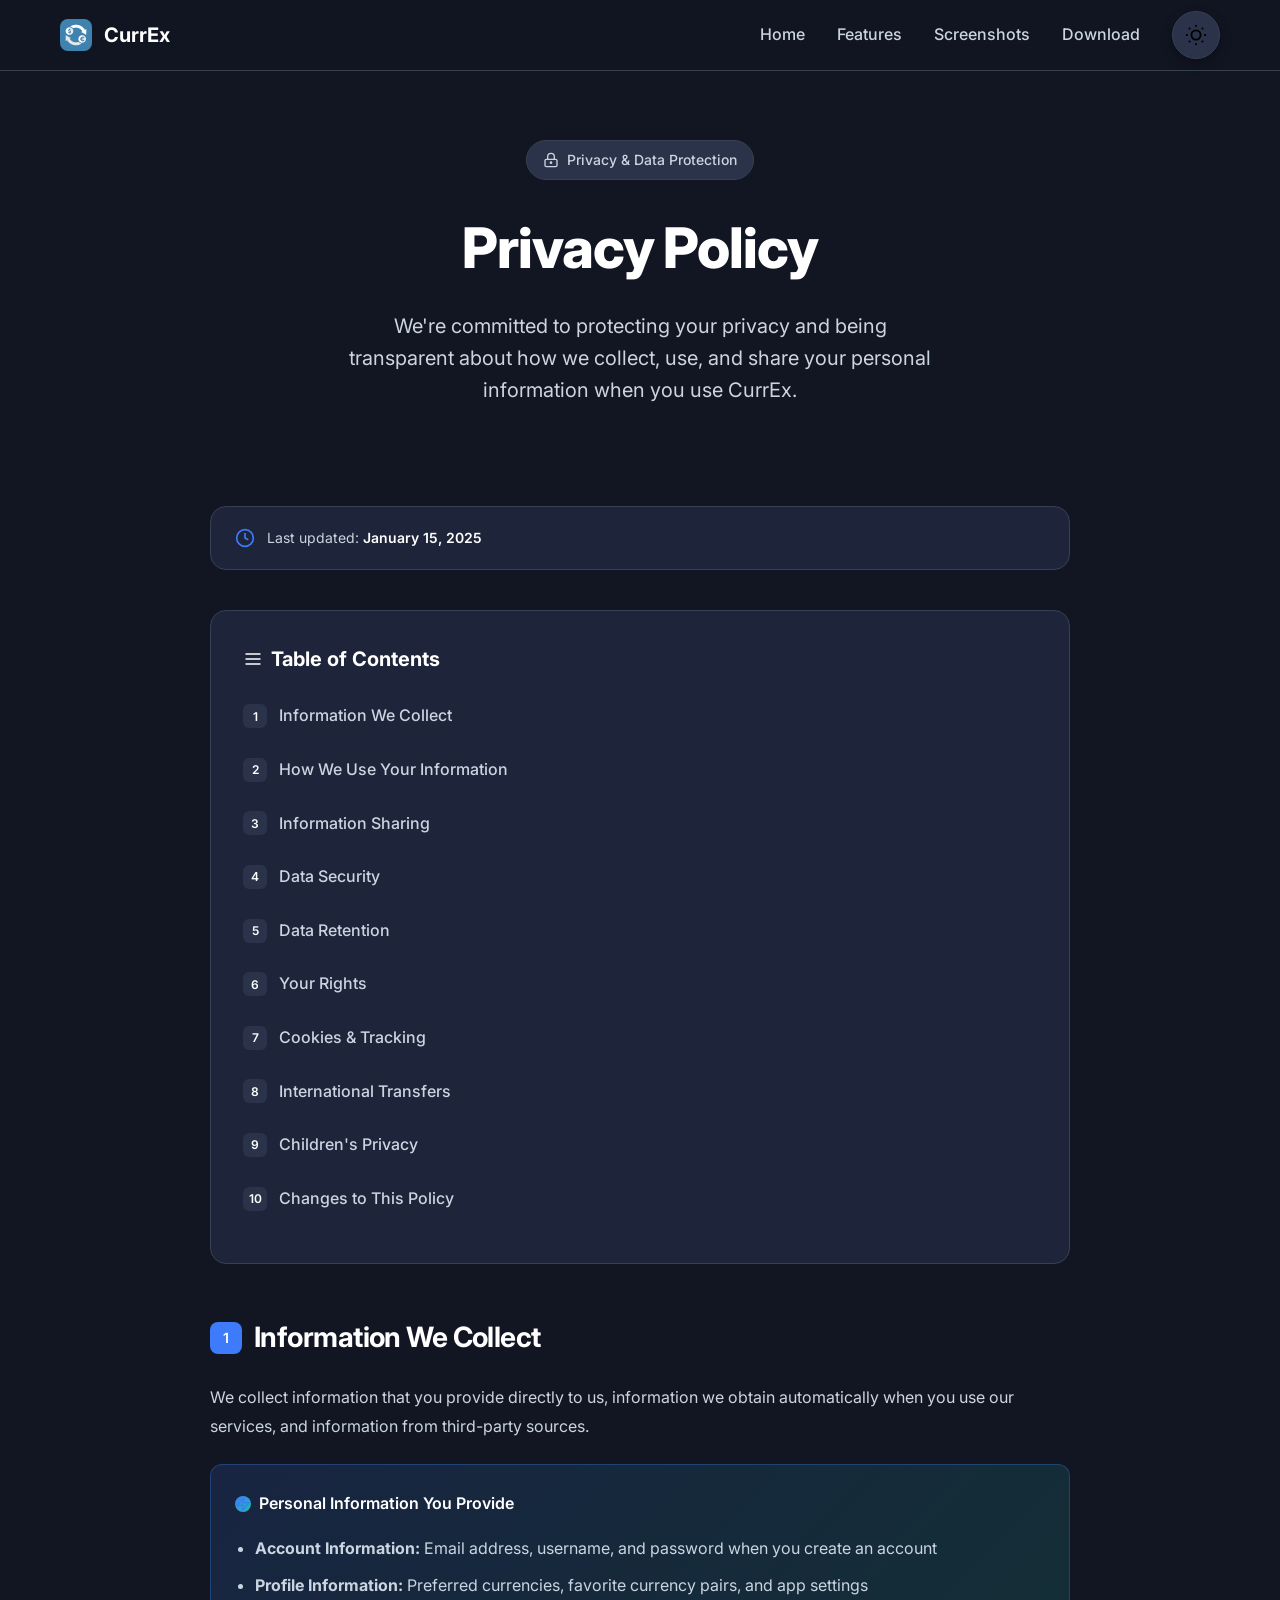
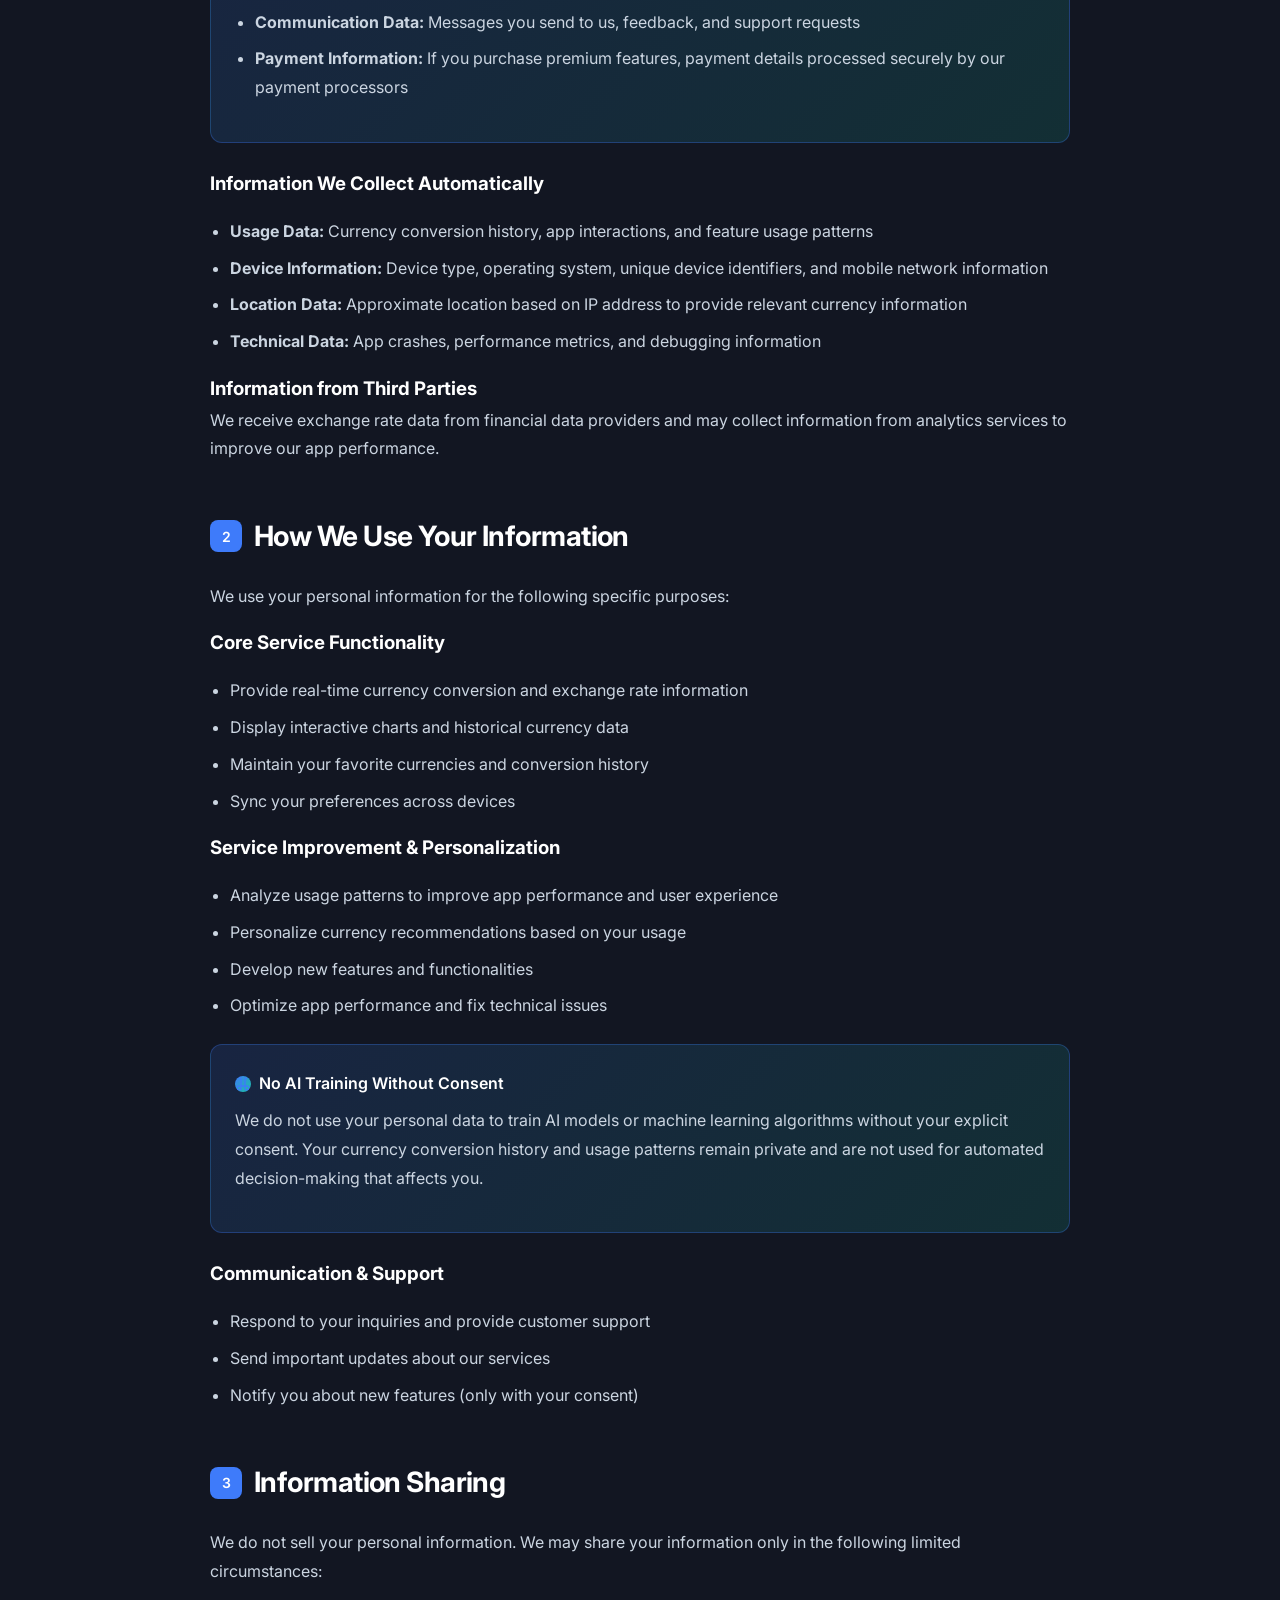
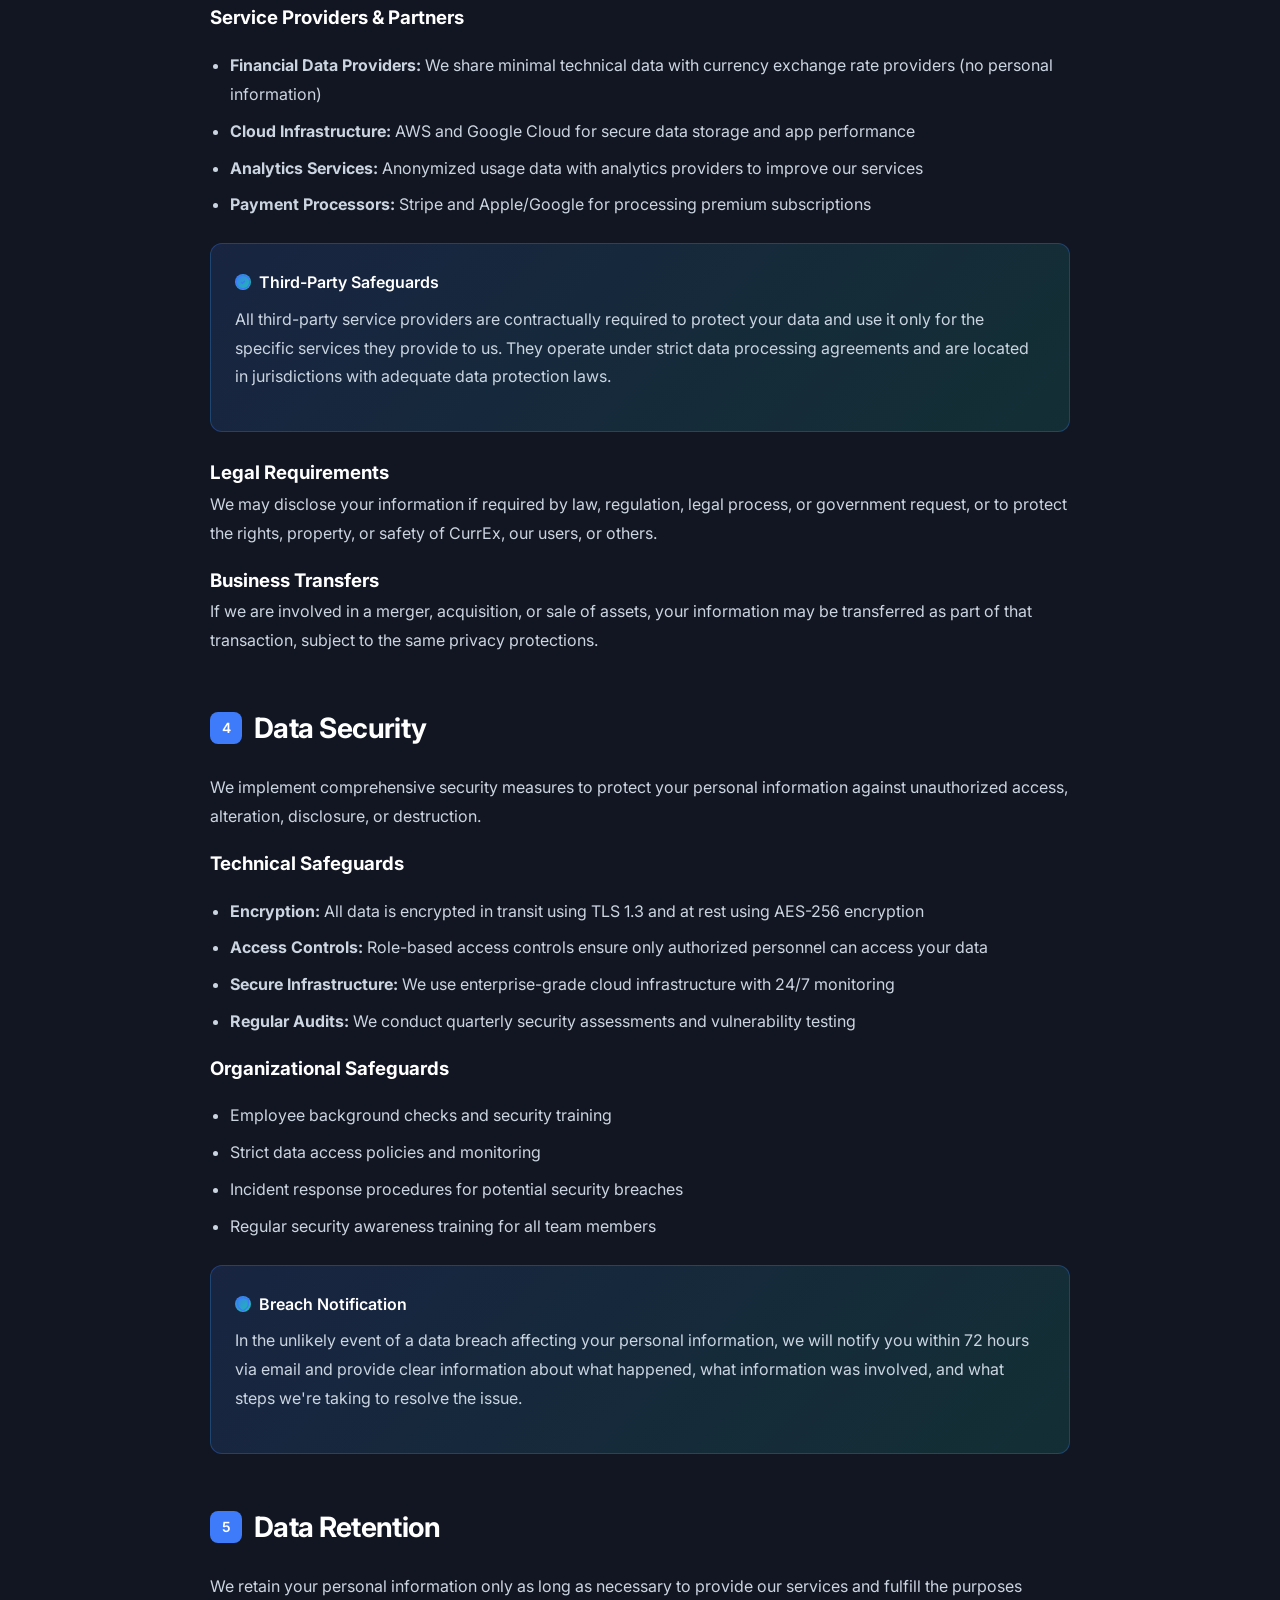
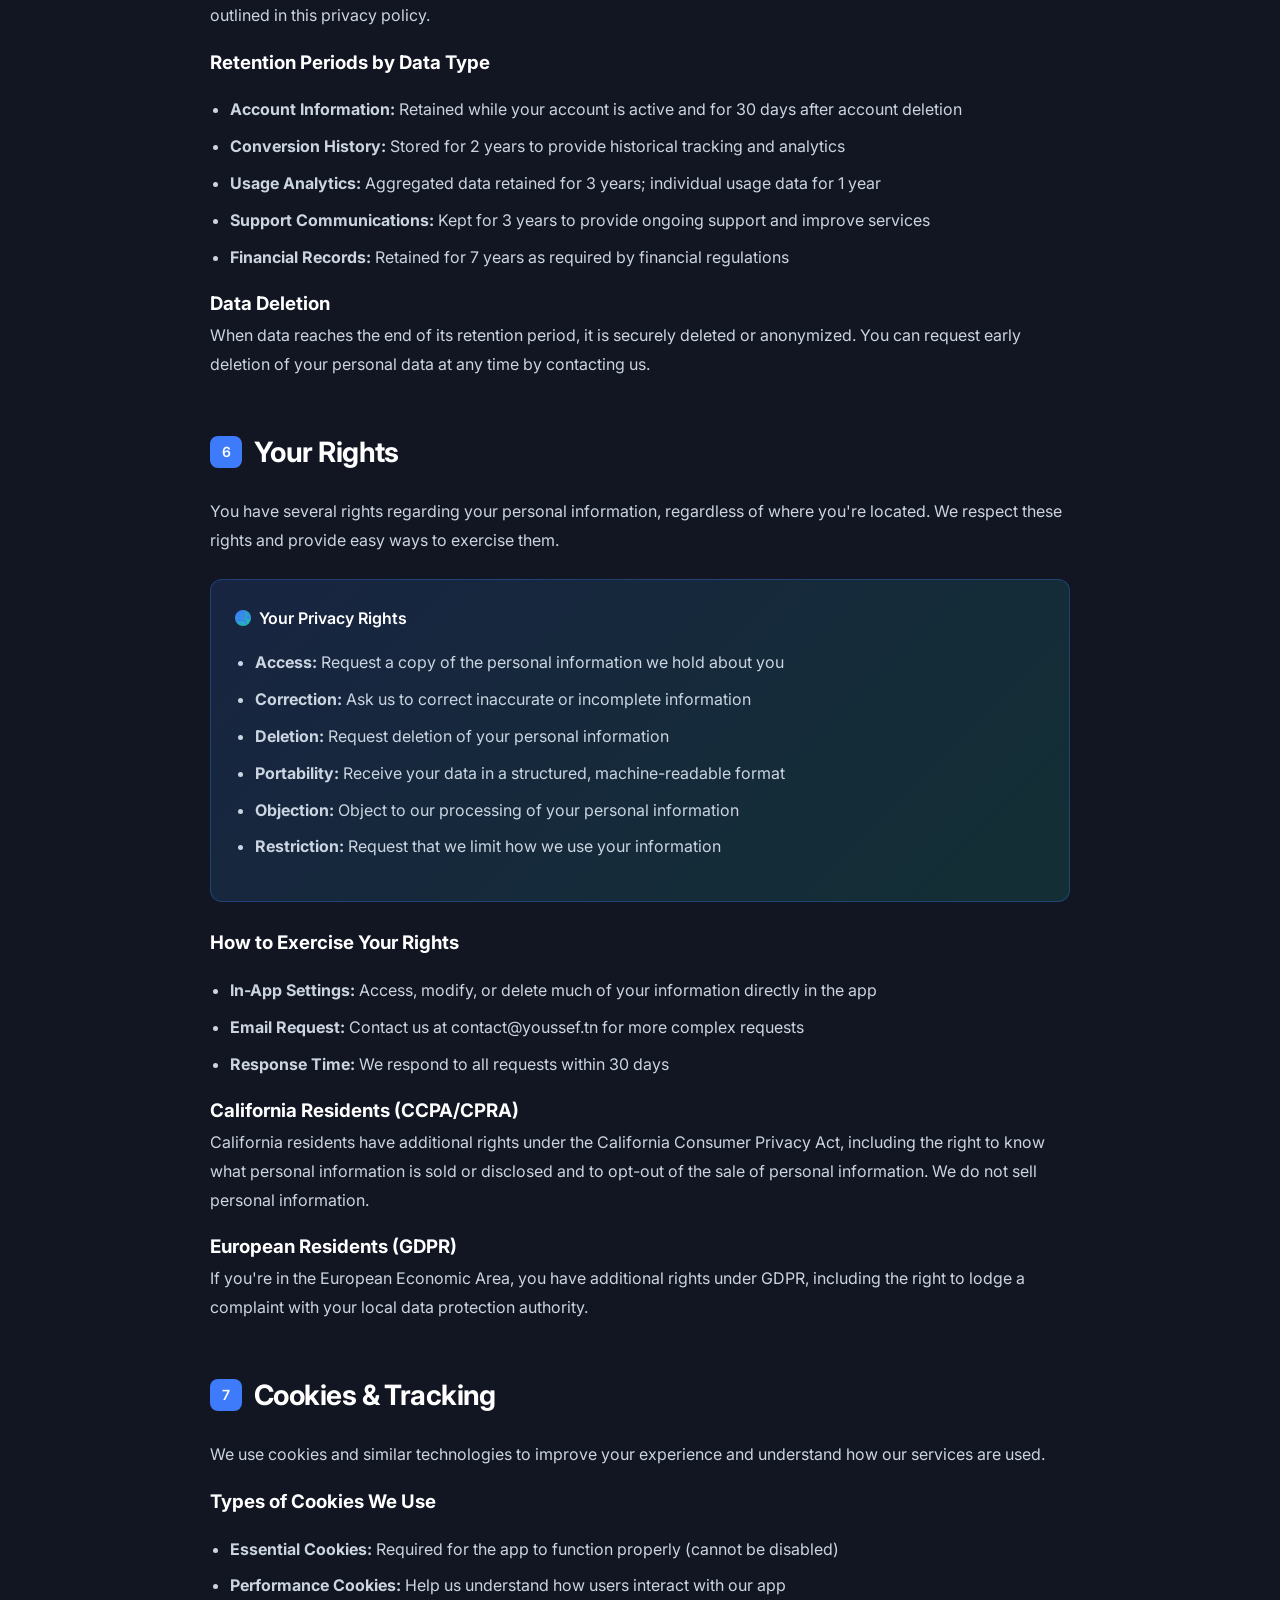
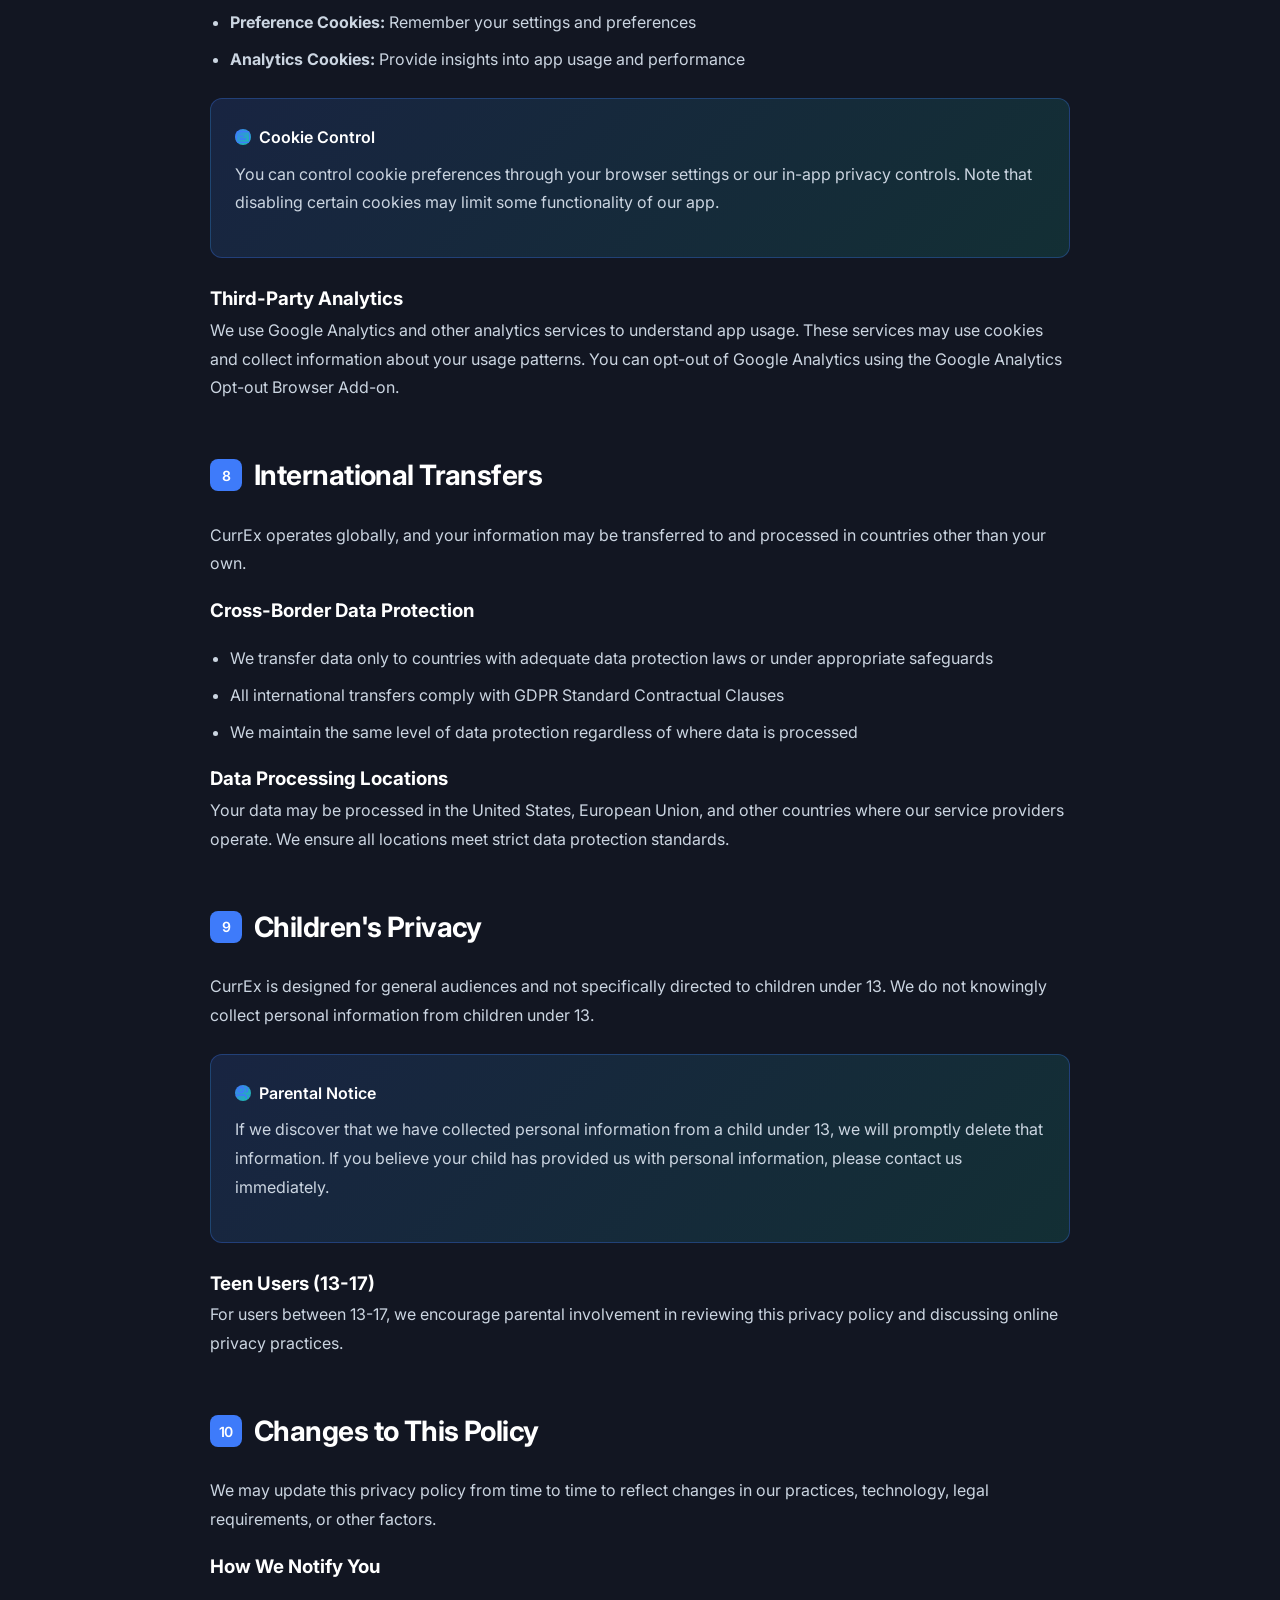
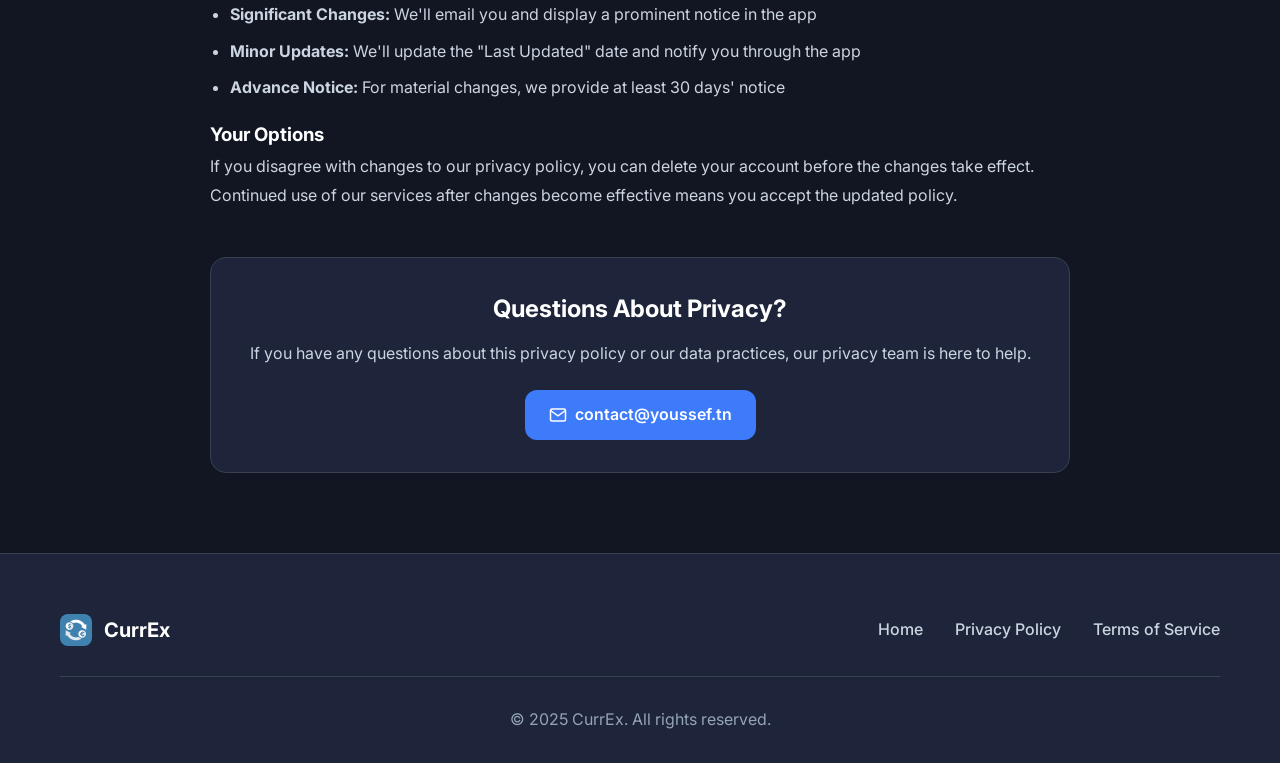
<file: Landing_page/privacy-policy.html>
<!DOCTYPE html>
<html lang="en">
<head>
    <meta charset="UTF-8">
    <meta name="viewport" content="width=device-width, initial-scale=1.0">
    <title>Privacy Policy - CurrEx</title>
    <meta name="description" content="CurrEx Privacy Policy - Learn how we collect, use, and protect your personal data in our currency converter app.">
    <meta name="keywords" content="privacy policy, data protection, CurrEx, personal information, GDPR, CCPA">
    
    <!-- Open Graph / Facebook -->
    <meta property="og:type" content="website">
    <meta property="og:url" content="https://youssef.tn/Currex/privacy-policy.html">
    <meta property="og:title" content="Privacy Policy - CurrEx">
    <meta property="og:description" content="Learn how CurrEx protects your privacy and personal data.">
    <meta property="og:image" content="https://youssef.tn/Currex/icon/logo.png">

    <!-- Twitter -->
    <meta property="twitter:card" content="summary_large_image">
    <meta property="twitter:url" content="https://youssef.tn/Currex/privacy-policy.html">
    <meta property="twitter:title" content="Privacy Policy - CurrEx">
    <meta property="twitter:description" content="Learn how CurrEx protects your privacy and personal data.">
    <meta property="twitter:image" content="https://youssef.tn/Currex/icon/logo.png">

    <link rel="icon" type="image/png" href="./icon/logo.png">
    <link rel="stylesheet" href="styles.css">
    <link rel="preconnect" href="https://fonts.googleapis.com">
    <link rel="preconnect" href="https://fonts.gstatic.com" crossorigin>
    <link href="https://fonts.googleapis.com/css2?family=Inter:wght@300;400;500;600;700;800&display=swap" rel="stylesheet">
    
    <style>
        /* Additional styles for legal pages */
        .legal-page {
            padding-top: 100px;
            min-height: 100vh;
            background: var(--bg-primary);
        }
        
        .legal-container {
            max-width: 900px;
            margin: 0 auto;
            padding: 0 20px 80px;
        }
        
        .legal-header {
            text-align: center;
            margin-bottom: 60px;
            padding: 40px 0;
        }
        
        .legal-badge {
            display: inline-flex;
            align-items: center;
            gap: 8px;
            background: var(--bg-tertiary);
            border: 1px solid var(--border-color);
            border-radius: 50px;
            padding: 8px 16px;
            font-size: 14px;
            font-weight: 500;
            color: var(--text-secondary);
            margin-bottom: 24px;
        }
        
        .legal-title {
            font-size: 3.5rem;
            font-weight: 800;
            color: var(--text-primary);
            margin-bottom: 16px;
            letter-spacing: -0.02em;
        }
        
        .legal-subtitle {
            font-size: 1.25rem;
            color: var(--text-secondary);
            line-height: 1.6;
            max-width: 600px;
            margin: 0 auto;
        }
        
        .last-updated {
            background: var(--bg-secondary);
            border: 1px solid var(--border-color);
            border-radius: 16px;
            padding: 20px 24px;
            margin-bottom: 40px;
            display: flex;
            align-items: center;
            gap: 12px;
        }
        
        .update-icon {
            width: 20px;
            height: 20px;
            color: var(--primary-color);
            flex-shrink: 0;
        }
        
        .update-text {
            font-size: 14px;
            color: var(--text-secondary);
        }
        
        .update-date {
            font-weight: 600;
            color: var(--text-primary);
        }
        
        .table-of-contents {
            background: var(--bg-secondary);
            border: 1px solid var(--border-color);
            border-radius: 16px;
            padding: 32px;
            margin-bottom: 48px;
        }
        
        .toc-title {
            font-size: 1.25rem;
            font-weight: 700;
            color: var(--text-primary);
            margin-bottom: 20px;
            display: flex;
            align-items: center;
            gap: 8px;
        }
        
        .toc-list {
            list-style: none;
            padding: 0;
            margin: 0;
        }
        
        .toc-item {
            margin-bottom: 12px;
        }
        
        .toc-link {
            display: flex;
            align-items: center;
            gap: 12px;
            color: var(--text-secondary);
            text-decoration: none;
            padding: 8px 0;
            transition: color 0.3s ease;
            font-weight: 500;
        }
        
        .toc-link:hover {
            color: var(--primary-color);
        }
        
        .toc-number {
            display: flex;
            align-items: center;
            justify-content: center;
            width: 24px;
            height: 24px;
            background: var(--bg-tertiary);
            border-radius: 6px;
            font-size: 12px;
            font-weight: 600;
            color: var(--text-primary);
            flex-shrink: 0;
        }
        
        .legal-content {
            line-height: 1.8;
        }
        
        .section {
            margin-bottom: 48px;
            scroll-margin-top: 100px;
        }
        
        .section-title {
            font-size: 1.75rem;
            font-weight: 700;
            color: var(--text-primary);
            margin-bottom: 20px;
            display: flex;
            align-items: center;
            gap: 12px;
        }
        
        .section-number {
            display: flex;
            align-items: center;
            justify-content: center;
            width: 32px;
            height: 32px;
            background: var(--primary-color);
            color: white;
            border-radius: 8px;
            font-size: 14px;
            font-weight: 600;
            flex-shrink: 0;
        }
        
        .section-content p {
            margin-bottom: 16px;
            color: var(--text-secondary);
            font-size: 16px;
        }
        
        .section-content ul, .section-content ol {
            margin: 16px 0 16px 20px;
            color: var(--text-secondary);
        }
        
        .section-content li {
            margin-bottom: 8px;
        }
        
        .highlight-box {
            background: linear-gradient(135deg, rgba(62, 123, 250, 0.1) 0%, rgba(25, 194, 163, 0.1) 100%);
            border: 1px solid rgba(62, 123, 250, 0.2);
            border-radius: 12px;
            padding: 24px;
            margin: 24px 0;
        }
        
        .highlight-title {
            font-weight: 600;
            color: var(--text-primary);
            margin-bottom: 8px;
            display: flex;
            align-items: center;
            gap: 8px;
        }
        
        .highlight-icon {
            width: 16px;
            height: 16px;
            color: var(--primary-color);
        }
        
        .contact-section {
            background: var(--bg-secondary);
            border: 1px solid var(--border-color);
            border-radius: 16px;
            padding: 32px;
            margin-top: 48px;
            text-align: center;
        }
        
        .contact-title {
            font-size: 1.5rem;
            font-weight: 700;
            color: var(--text-primary);
            margin-bottom: 12px;
        }
        
        .contact-description {
            color: var(--text-secondary);
            margin-bottom: 24px;
        }
        
        .contact-email {
            display: inline-flex;
            align-items: center;
            gap: 8px;
            background: var(--primary-color);
            color: white;
            text-decoration: none;
            padding: 12px 24px;
            border-radius: 12px;
            font-weight: 600;
            transition: all 0.3s ease;
        }
        
        .contact-email:hover {
            transform: translateY(-2px);
            box-shadow: 0 8px 25px rgba(62, 123, 250, 0.4);
        }
        
        .email-icon {
            width: 18px;
            height: 18px;
        }
        
        /* Dark mode adjustments */
        .dark-mode .highlight-box {
            background: linear-gradient(135deg, rgba(62, 123, 250, 0.15) 0%, rgba(25, 194, 163, 0.15) 100%);
            border-color: rgba(62, 123, 250, 0.3);
        }
        
        /* Responsive design */
        @media (max-width: 768px) {
            .legal-title {
                font-size: 2.5rem;
            }
            
            .legal-subtitle {
                font-size: 1.1rem;
            }
            
            .section-title {
                font-size: 1.5rem;
            }
            
            .table-of-contents {
                padding: 24px 20px;
            }
            
            .section-number {
                width: 28px;
                height: 28px;
                font-size: 12px;
            }
        }
        
        @media (max-width: 480px) {
            .legal-container {
                padding: 0 16px 60px;
            }
            
            .legal-title {
                font-size: 2rem;
            }
            
            .section-title {
                font-size: 1.25rem;
                flex-direction: column;
                align-items: flex-start;
                gap: 8px;
            }
            
            .table-of-contents {
                padding: 20px 16px;
            }
        }
    </style>
</head>
<body class="dark-mode">
    <!-- Navigation -->
    <nav class="navbar">
        <div class="nav-container">
            <a href="./" class="nav-logo">
                <img src="./icon/logo.png" alt="CurrEx Logo" class="logo">
                <span class="logo-text">CurrEx</span>
            </a>
            <div class="nav-right">
                <div class="nav-links" id="navLinks">
                    <a href="./" class="nav-link">Home</a>
                    <a href="./#features" class="nav-link">Features</a>
                    <a href="./#screenshots" class="nav-link">Screenshots</a>
                    <a href="./#download" class="nav-link">Download</a>
                    <button class="theme-toggle" id="themeToggle" aria-label="Toggle theme">
                        <span class="theme-icon sun-icon">
                            <svg width="22" height="22" viewBox="0 0 24 24" fill="none" stroke="currentColor" stroke-width="2">
                                <circle cx="12" cy="12" r="5"/>
                                <path d="M12 1v2M12 21v2M4.22 4.22l1.42 1.42M18.36 18.36l1.42 1.42M1 12h2M21 12h2M4.22 19.78l1.42-1.42M18.36 5.64l1.42-1.42"/>
                            </svg>
                        </span>
                    </button>
                </div>
                <button class="mobile-menu-toggle" id="mobileMenuToggle" aria-label="Toggle mobile menu">
                    <svg width="24" height="24" viewBox="0 0 24 24" fill="none" stroke="currentColor" stroke-width="2">
                        <line x1="3" y1="6" x2="21" y2="6"/>
                        <line x1="3" y1="12" x2="21" y2="12"/>
                        <line x1="3" y1="18" x2="21" y2="18"/>
                    </svg>
                </button>
            </div>
        </div>
    </nav>

    <!-- Legal Page Content -->
    <main class="legal-page">
        <div class="legal-container">
            <!-- Header -->
            <header class="legal-header">
                <div class="legal-badge">
                    <svg width="16" height="16" viewBox="0 0 24 24" fill="none" stroke="currentColor" stroke-width="2">
                        <rect x="3" y="11" width="18" height="11" rx="2" ry="2"/>
                        <circle cx="12" cy="16" r="1"/>
                        <path d="M7 11V7a5 5 0 0 1 10 0v4"/>
                    </svg>
                    <span>Privacy & Data Protection</span>
                </div>
                <h1 class="legal-title">Privacy Policy</h1>
                <p class="legal-subtitle">
                    We're committed to protecting your privacy and being transparent about how we collect, 
                    use, and share your personal information when you use CurrEx.
                </p>
            </header>

            <!-- Last Updated -->
            <div class="last-updated">
                <svg class="update-icon" viewBox="0 0 24 24" fill="none" stroke="currentColor" stroke-width="2">
                    <circle cx="12" cy="12" r="10"/>
                    <path d="M12 6v6l4 2"/>
                </svg>
                <div class="update-text">
                    Last updated: <span class="update-date">January 15, 2025</span>
                </div>
            </div>

            <!-- Table of Contents -->
            <div class="table-of-contents">
                <h2 class="toc-title">
                    <svg width="20" height="20" viewBox="0 0 24 24" fill="none" stroke="currentColor" stroke-width="2">
                        <path d="M3 6h18M3 12h18M3 18h18"/>
                    </svg>
                    Table of Contents
                </h2>
                <ul class="toc-list">
                    <li class="toc-item">
                        <a href="#information-collection" class="toc-link">
                            <span class="toc-number">1</span>
                            Information We Collect
                        </a>
                    </li>
                    <li class="toc-item">
                        <a href="#information-use" class="toc-link">
                            <span class="toc-number">2</span>
                            How We Use Your Information
                        </a>
                    </li>
                    <li class="toc-item">
                        <a href="#information-sharing" class="toc-link">
                            <span class="toc-number">3</span>
                            Information Sharing
                        </a>
                    </li>
                    <li class="toc-item">
                        <a href="#data-security" class="toc-link">
                            <span class="toc-number">4</span>
                            Data Security
                        </a>
                    </li>
                    <li class="toc-item">
                        <a href="#data-retention" class="toc-link">
                            <span class="toc-number">5</span>
                            Data Retention
                        </a>
                    </li>
                    <li class="toc-item">
                        <a href="#your-rights" class="toc-link">
                            <span class="toc-number">6</span>
                            Your Rights
                        </a>
                    </li>
                    <li class="toc-item">
                        <a href="#cookies" class="toc-link">
                            <span class="toc-number">7</span>
                            Cookies & Tracking
                        </a>
                    </li>
                    <li class="toc-item">
                        <a href="#international-transfers" class="toc-link">
                            <span class="toc-number">8</span>
                            International Transfers
                        </a>
                    </li>
                    <li class="toc-item">
                        <a href="#children-privacy" class="toc-link">
                            <span class="toc-number">9</span>
                            Children's Privacy
                        </a>
                    </li>
                    <li class="toc-item">
                        <a href="#changes" class="toc-link">
                            <span class="toc-number">10</span>
                            Changes to This Policy
                        </a>
                    </li>
                </ul>
            </div>

            <!-- Legal Content -->
            <div class="legal-content">
                <!-- Section 1 -->
                <section id="information-collection" class="section">
                    <h2 class="section-title">
                        <span class="section-number">1</span>
                        Information We Collect
                    </h2>
                    <div class="section-content">
                        <p>We collect information that you provide directly to us, information we obtain automatically when you use our services, and information from third-party sources.</p>
                        
                        <div class="highlight-box">
                            <div class="highlight-title">
                                <svg class="highlight-icon" viewBox="0 0 24 24" fill="none" stroke="currentColor" stroke-width="2">
                                    <path d="M13 2L3 14h9l-1 8 10-12h-9l1-8z"/>
                                </svg>
                                Personal Information You Provide
                            </div>
                            <ul>
                                <li><strong>Account Information:</strong> Email address, username, and password when you create an account</li>
                                <li><strong>Profile Information:</strong> Preferred currencies, favorite currency pairs, and app settings</li>
                                <li><strong>Communication Data:</strong> Messages you send to us, feedback, and support requests</li>
                                <li><strong>Payment Information:</strong> If you purchase premium features, payment details processed securely by our payment processors</li>
                            </ul>
                        </div>
                        
                        <h3>Information We Collect Automatically</h3>
                        <ul>
                            <li><strong>Usage Data:</strong> Currency conversion history, app interactions, and feature usage patterns</li>
                            <li><strong>Device Information:</strong> Device type, operating system, unique device identifiers, and mobile network information</li>
                            <li><strong>Location Data:</strong> Approximate location based on IP address to provide relevant currency information</li>
                            <li><strong>Technical Data:</strong> App crashes, performance metrics, and debugging information</li>
                        </ul>
                        
                        <h3>Information from Third Parties</h3>
                        <p>We receive exchange rate data from financial data providers and may collect information from analytics services to improve our app performance.</p>
                    </div>
                </section>

                <!-- Section 2 -->
                <section id="information-use" class="section">
                    <h2 class="section-title">
                        <span class="section-number">2</span>
                        How We Use Your Information
                    </h2>
                    <div class="section-content">
                        <p>We use your personal information for the following specific purposes:</p>
                        
                        <h3>Core Service Functionality</h3>
                        <ul>
                            <li>Provide real-time currency conversion and exchange rate information</li>
                            <li>Display interactive charts and historical currency data</li>
                            <li>Maintain your favorite currencies and conversion history</li>
                            <li>Sync your preferences across devices</li>
                        </ul>
                        
                        <h3>Service Improvement & Personalization</h3>
                        <ul>
                            <li>Analyze usage patterns to improve app performance and user experience</li>
                            <li>Personalize currency recommendations based on your usage</li>
                            <li>Develop new features and functionalities</li>
                            <li>Optimize app performance and fix technical issues</li>
                        </ul>
                        
                        <div class="highlight-box">
                            <div class="highlight-title">
                                <svg class="highlight-icon" viewBox="0 0 24 24" fill="none" stroke="currentColor" stroke-width="2">
                                    <path d="M18 3a3 3 0 0 0-3 3v12a3 3 0 0 0 3 3 3 3 0 0 0 3-3 3 3 0 0 0-3-3H6a3 3 0 0 0-3 3 3 3 0 0 0 3 3 3 3 0 0 0 3-3V6a3 3 0 0 0-3-3"/>
                                </svg>
                                No AI Training Without Consent
                            </div>
                            <p>We do not use your personal data to train AI models or machine learning algorithms without your explicit consent. Your currency conversion history and usage patterns remain private and are not used for automated decision-making that affects you.</p>
                        </div>
                        
                        <h3>Communication & Support</h3>
                        <ul>
                            <li>Respond to your inquiries and provide customer support</li>
                            <li>Send important updates about our services</li>
                            <li>Notify you about new features (only with your consent)</li>
                        </ul>
                    </div>
                </section>

                <!-- Section 3 -->
                <section id="information-sharing" class="section">
                    <h2 class="section-title">
                        <span class="section-number">3</span>
                        Information Sharing
                    </h2>
                    <div class="section-content">
                        <p>We do not sell your personal information. We may share your information only in the following limited circumstances:</p>
                        
                        <h3>Service Providers & Partners</h3>
                        <ul>
                            <li><strong>Financial Data Providers:</strong> We share minimal technical data with currency exchange rate providers (no personal information)</li>
                            <li><strong>Cloud Infrastructure:</strong> AWS and Google Cloud for secure data storage and app performance</li>
                            <li><strong>Analytics Services:</strong> Anonymized usage data with analytics providers to improve our services</li>
                            <li><strong>Payment Processors:</strong> Stripe and Apple/Google for processing premium subscriptions</li>
                        </ul>
                        
                        <div class="highlight-box">
                            <div class="highlight-title">
                                <svg class="highlight-icon" viewBox="0 0 24 24" fill="none" stroke="currentColor" stroke-width="2">
                                    <path d="M9 12l2 2 4-4"/>
                                    <circle cx="12" cy="12" r="10"/>
                                </svg>
                                Third-Party Safeguards
                            </div>
                            <p>All third-party service providers are contractually required to protect your data and use it only for the specific services they provide to us. They operate under strict data processing agreements and are located in jurisdictions with adequate data protection laws.</p>
                        </div>
                        
                        <h3>Legal Requirements</h3>
                        <p>We may disclose your information if required by law, regulation, legal process, or government request, or to protect the rights, property, or safety of CurrEx, our users, or others.</p>
                        
                        <h3>Business Transfers</h3>
                        <p>If we are involved in a merger, acquisition, or sale of assets, your information may be transferred as part of that transaction, subject to the same privacy protections.</p>
                    </div>
                </section>

                <!-- Section 4 -->
                <section id="data-security" class="section">
                    <h2 class="section-title">
                        <span class="section-number">4</span>
                        Data Security
                    </h2>
                    <div class="section-content">
                        <p>We implement comprehensive security measures to protect your personal information against unauthorized access, alteration, disclosure, or destruction.</p>
                        
                        <h3>Technical Safeguards</h3>
                        <ul>
                            <li><strong>Encryption:</strong> All data is encrypted in transit using TLS 1.3 and at rest using AES-256 encryption</li>
                            <li><strong>Access Controls:</strong> Role-based access controls ensure only authorized personnel can access your data</li>
                            <li><strong>Secure Infrastructure:</strong> We use enterprise-grade cloud infrastructure with 24/7 monitoring</li>
                            <li><strong>Regular Audits:</strong> We conduct quarterly security assessments and vulnerability testing</li>
                        </ul>
                        
                        <h3>Organizational Safeguards</h3>
                        <ul>
                            <li>Employee background checks and security training</li>
                            <li>Strict data access policies and monitoring</li>
                            <li>Incident response procedures for potential security breaches</li>
                            <li>Regular security awareness training for all team members</li>
                        </ul>
                        
                        <div class="highlight-box">
                            <div class="highlight-title">
                                <svg class="highlight-icon" viewBox="0 0 24 24" fill="none" stroke="currentColor" stroke-width="2">
                                    <path d="M12 22s8-4 8-10V5l-8-3-8 3v7c0 6 8 10 8 10z"/>
                                </svg>
                                Breach Notification
                            </div>
                            <p>In the unlikely event of a data breach affecting your personal information, we will notify you within 72 hours via email and provide clear information about what happened, what information was involved, and what steps we're taking to resolve the issue.</p>
                        </div>
                    </div>
                </section>

                <!-- Section 5 -->
                <section id="data-retention" class="section">
                    <h2 class="section-title">
                        <span class="section-number">5</span>
                        Data Retention
                    </h2>
                    <div class="section-content">
                        <p>We retain your personal information only as long as necessary to provide our services and fulfill the purposes outlined in this privacy policy.</p>
                        
                        <h3>Retention Periods by Data Type</h3>
                        <ul>
                            <li><strong>Account Information:</strong> Retained while your account is active and for 30 days after account deletion</li>
                            <li><strong>Conversion History:</strong> Stored for 2 years to provide historical tracking and analytics</li>
                            <li><strong>Usage Analytics:</strong> Aggregated data retained for 3 years; individual usage data for 1 year</li>
                            <li><strong>Support Communications:</strong> Kept for 3 years to provide ongoing support and improve services</li>
                            <li><strong>Financial Records:</strong> Retained for 7 years as required by financial regulations</li>
                        </ul>
                        
                        <h3>Data Deletion</h3>
                        <p>When data reaches the end of its retention period, it is securely deleted or anonymized. You can request early deletion of your personal data at any time by contacting us.</p>
                    </div>
                </section>

                <!-- Section 6 -->
                <section id="your-rights" class="section">
                    <h2 class="section-title">
                        <span class="section-number">6</span>
                        Your Rights
                    </h2>
                    <div class="section-content">
                        <p>You have several rights regarding your personal information, regardless of where you're located. We respect these rights and provide easy ways to exercise them.</p>
                        
                        <div class="highlight-box">
                            <div class="highlight-title">
                                <svg class="highlight-icon" viewBox="0 0 24 24" fill="none" stroke="currentColor" stroke-width="2">
                                    <path d="M16 21v-2a4 4 0 0 0-4-4H5a4 4 0 0 0-4 4v2"/>
                                    <circle cx="9" cy="7" r="4"/>
                                    <path d="M20 8v6M23 11h-6"/>
                                </svg>
                                Your Privacy Rights
                            </div>
                            <ul>
                                <li><strong>Access:</strong> Request a copy of the personal information we hold about you</li>
                                <li><strong>Correction:</strong> Ask us to correct inaccurate or incomplete information</li>
                                <li><strong>Deletion:</strong> Request deletion of your personal information</li>
                                <li><strong>Portability:</strong> Receive your data in a structured, machine-readable format</li>
                                <li><strong>Objection:</strong> Object to our processing of your personal information</li>
                                <li><strong>Restriction:</strong> Request that we limit how we use your information</li>
                            </ul>
                        </div>
                        
                        <h3>How to Exercise Your Rights</h3>
                        <ul>
                            <li><strong>In-App Settings:</strong> Access, modify, or delete much of your information directly in the app</li>
                            <li><strong>Email Request:</strong> Contact us at contact@youssef.tn for more complex requests</li>
                            <li><strong>Response Time:</strong> We respond to all requests within 30 days</li>
                        </ul>
                        
                        <h3>California Residents (CCPA/CPRA)</h3>
                        <p>California residents have additional rights under the California Consumer Privacy Act, including the right to know what personal information is sold or disclosed and to opt-out of the sale of personal information. We do not sell personal information.</p>
                        
                        <h3>European Residents (GDPR)</h3>
                        <p>If you're in the European Economic Area, you have additional rights under GDPR, including the right to lodge a complaint with your local data protection authority.</p>
                    </div>
                </section>

                <!-- Section 7 -->
                <section id="cookies" class="section">
                    <h2 class="section-title">
                        <span class="section-number">7</span>
                        Cookies & Tracking
                    </h2>
                    <div class="section-content">
                        <p>We use cookies and similar technologies to improve your experience and understand how our services are used.</p>
                        
                        <h3>Types of Cookies We Use</h3>
                        <ul>
                            <li><strong>Essential Cookies:</strong> Required for the app to function properly (cannot be disabled)</li>
                            <li><strong>Performance Cookies:</strong> Help us understand how users interact with our app</li>
                            <li><strong>Preference Cookies:</strong> Remember your settings and preferences</li>
                            <li><strong>Analytics Cookies:</strong> Provide insights into app usage and performance</li>
                        </ul>
                        
                        <div class="highlight-box">
                            <div class="highlight-title">
                                <svg class="highlight-icon" viewBox="0 0 24 24" fill="none" stroke="currentColor" stroke-width="2">
                                    <rect x="2" y="4" width="20" height="16" rx="2"/>
                                    <path d="M7 15h10M7 11h6"/>
                                </svg>
                                Cookie Control
                            </div>
                            <p>You can control cookie preferences through your browser settings or our in-app privacy controls. Note that disabling certain cookies may limit some functionality of our app.</p>
                        </div>
                        
                        <h3>Third-Party Analytics</h3>
                        <p>We use Google Analytics and other analytics services to understand app usage. These services may use cookies and collect information about your usage patterns. You can opt-out of Google Analytics using the Google Analytics Opt-out Browser Add-on.</p>
                    </div>
                </section>

                <!-- Section 8 -->
                <section id="international-transfers" class="section">
                    <h2 class="section-title">
                        <span class="section-number">8</span>
                        International Transfers
                    </h2>
                    <div class="section-content">
                        <p>CurrEx operates globally, and your information may be transferred to and processed in countries other than your own.</p>
                        
                        <h3>Cross-Border Data Protection</h3>
                        <ul>
                            <li>We transfer data only to countries with adequate data protection laws or under appropriate safeguards</li>
                            <li>All international transfers comply with GDPR Standard Contractual Clauses</li>
                            <li>We maintain the same level of data protection regardless of where data is processed</li>
                        </ul>
                        
                        <h3>Data Processing Locations</h3>
                        <p>Your data may be processed in the United States, European Union, and other countries where our service providers operate. We ensure all locations meet strict data protection standards.</p>
                    </div>
                </section>

                <!-- Section 9 -->
                <section id="children-privacy" class="section">
                    <h2 class="section-title">
                        <span class="section-number">9</span>
                        Children's Privacy
                    </h2>
                    <div class="section-content">
                        <p>CurrEx is designed for general audiences and not specifically directed to children under 13. We do not knowingly collect personal information from children under 13.</p>
                        
                        <div class="highlight-box">
                            <div class="highlight-title">
                                <svg class="highlight-icon" viewBox="0 0 24 24" fill="none" stroke="currentColor" stroke-width="2">
                                    <path d="M17 21v-2a4 4 0 0 0-4-4H5a4 4 0 0 0-4 4v2"/>
                                    <circle cx="9" cy="7" r="4"/>
                                    <path d="M23 21v-2a4 4 0 0 0-3-3.87M16 3.13a4 4 0 0 1 0 7.75"/>
                                </svg>
                                Parental Notice
                            </div>
                            <p>If we discover that we have collected personal information from a child under 13, we will promptly delete that information. If you believe your child has provided us with personal information, please contact us immediately.</p>
                        </div>
                        
                        <h3>Teen Users (13-17)</h3>
                        <p>For users between 13-17, we encourage parental involvement in reviewing this privacy policy and discussing online privacy practices.</p>
                    </div>
                </section>

                <!-- Section 10 -->
                <section id="changes" class="section">
                    <h2 class="section-title">
                        <span class="section-number">10</span>
                        Changes to This Policy
                    </h2>
                    <div class="section-content">
                        <p>We may update this privacy policy from time to time to reflect changes in our practices, technology, legal requirements, or other factors.</p>
                        
                        <h3>How We Notify You</h3>
                        <ul>
                            <li><strong>Significant Changes:</strong> We'll email you and display a prominent notice in the app</li>
                            <li><strong>Minor Updates:</strong> We'll update the "Last Updated" date and notify you through the app</li>
                            <li><strong>Advance Notice:</strong> For material changes, we provide at least 30 days' notice</li>
                        </ul>
                        
                        <h3>Your Options</h3>
                        <p>If you disagree with changes to our privacy policy, you can delete your account before the changes take effect. Continued use of our services after changes become effective means you accept the updated policy.</p>
                    </div>
                </section>
            </div>

            <!-- Contact Section -->
            <div class="contact-section">
                <h2 class="contact-title">Questions About Privacy?</h2>
                <p class="contact-description">
                    If you have any questions about this privacy policy or our data practices, 
                    our privacy team is here to help.
                </p>
                <a href="mailto:contact@youssef.tn" class="contact-email">
                    <svg class="email-icon" viewBox="0 0 24 24" fill="none" stroke="currentColor" stroke-width="2">
                        <path d="M4 4h16c1.1 0 2 .9 2 2v12c0 1.1-.9 2-2 2H4c-1.1 0-2-.9-2-2V6c0-1.1.9-2 2-2z"/>
                        <polyline points="22,6 12,13 2,6"/>
                    </svg>
                    contact@youssef.tn
                </a>
            </div>
        </div>
    </main>

    <!-- Footer -->
    <footer class="footer">
        <div class="container">
            <div class="footer-content">
                <a href="./" class="footer-logo">
                    <img src="./icon/logo.png" alt="CurrEx Logo" class="logo">
                    <span class="logo-text">CurrEx</span>
                </a>
                <div class="footer-links">
                    <a href="./" class="footer-link">Home</a>
                    <a href="privacy-policy.html" class="footer-link">Privacy Policy</a>
                    <a href="terms-of-service.html" class="footer-link">Terms of Service</a>
                </div>
            </div>
            <div class="footer-bottom">
                <p>&copy; 2025 CurrEx. All rights reserved.</p>
            </div>
        </div>
    </footer>

    <!-- Scroll to Top Button -->
    <button class="scroll-to-top" id="scrollToTop" aria-label="Scroll to top">
        <svg viewBox="0 0 24 24" fill="none" stroke="currentColor" stroke-width="2">
            <path d="M18 15l-6-6-6 6"/>
        </svg>
    </button>

    <!-- JavaScript -->
    <script src="script.js"></script>
    <script>
        // Smooth scrolling for table of contents links
        document.querySelectorAll('.toc-link').forEach(link => {
            link.addEventListener('click', function(e) {
                e.preventDefault();
                const targetId = this.getAttribute('href');
                const targetElement = document.querySelector(targetId);
                if (targetElement) {
                    targetElement.scrollIntoView({
                        behavior: 'smooth',
                        block: 'start'
                    });
                }
            });
        });
    </script>
</body>
</html>
</file>
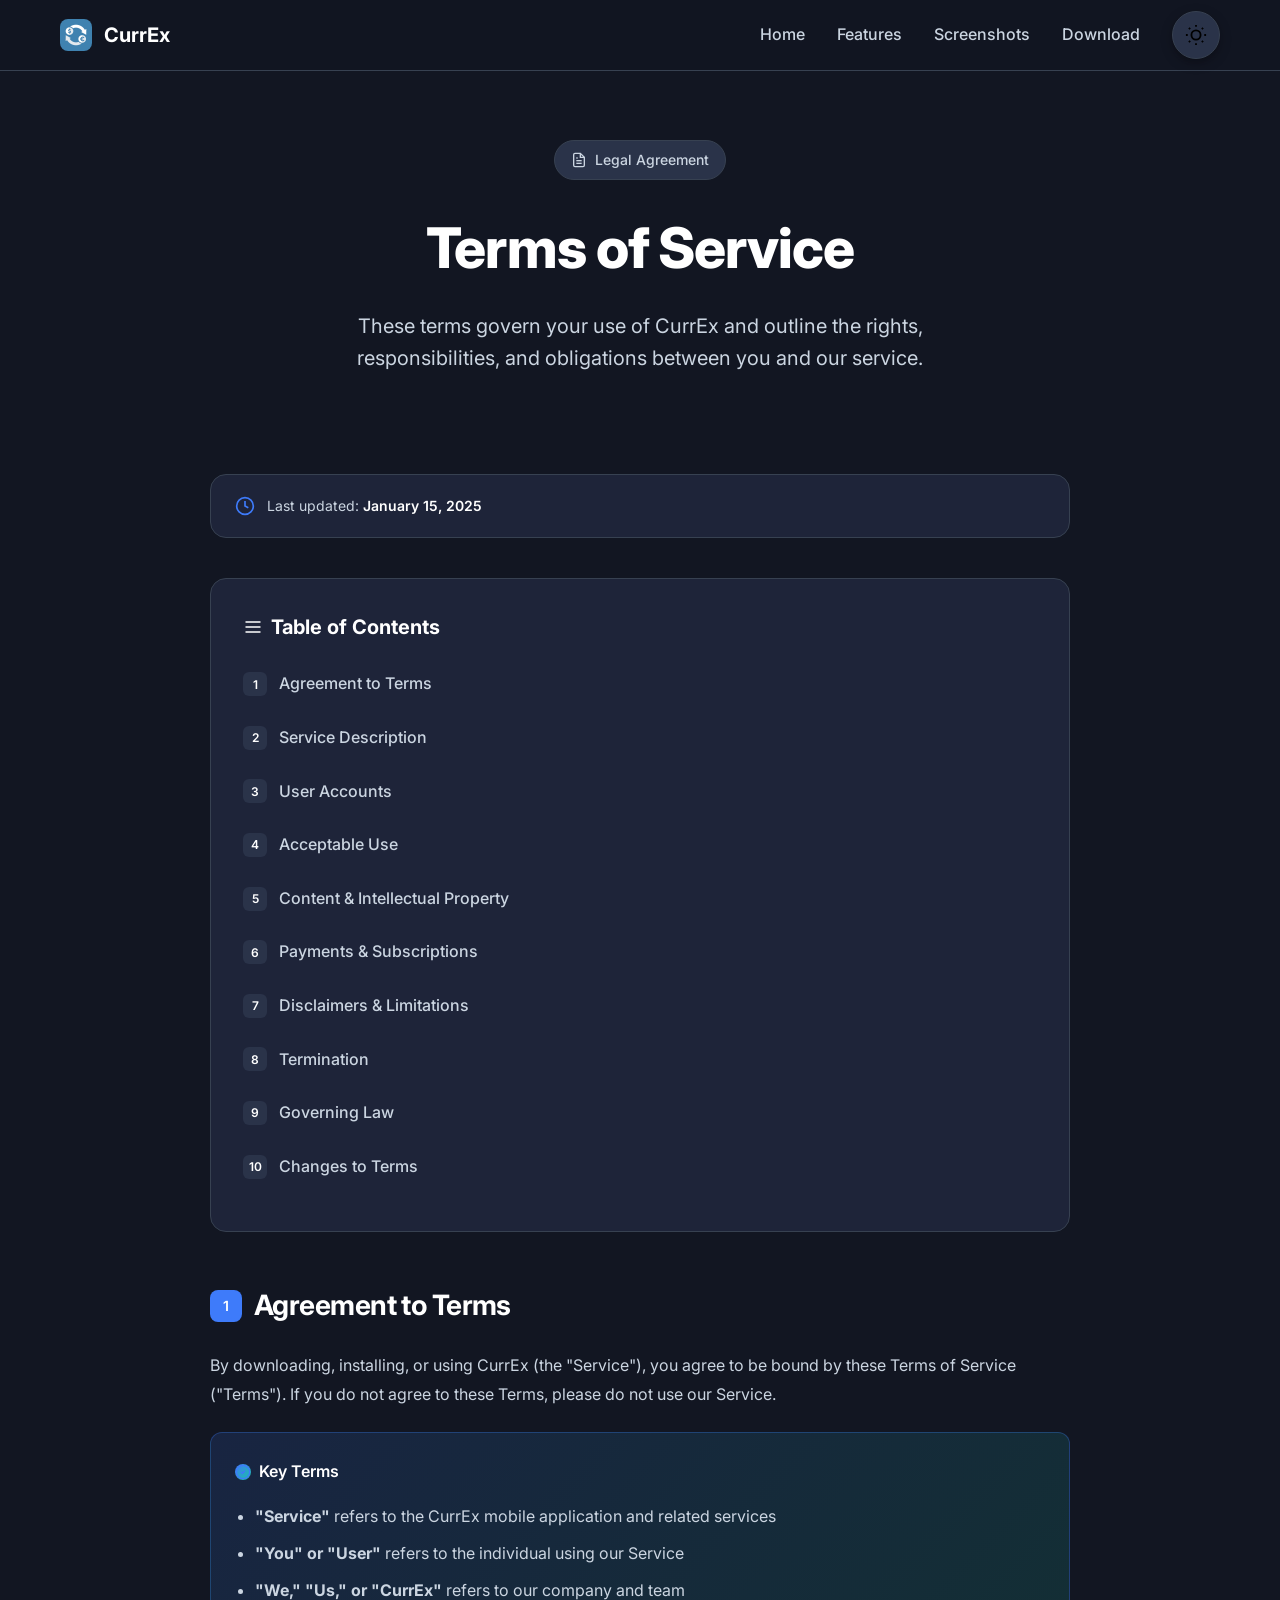
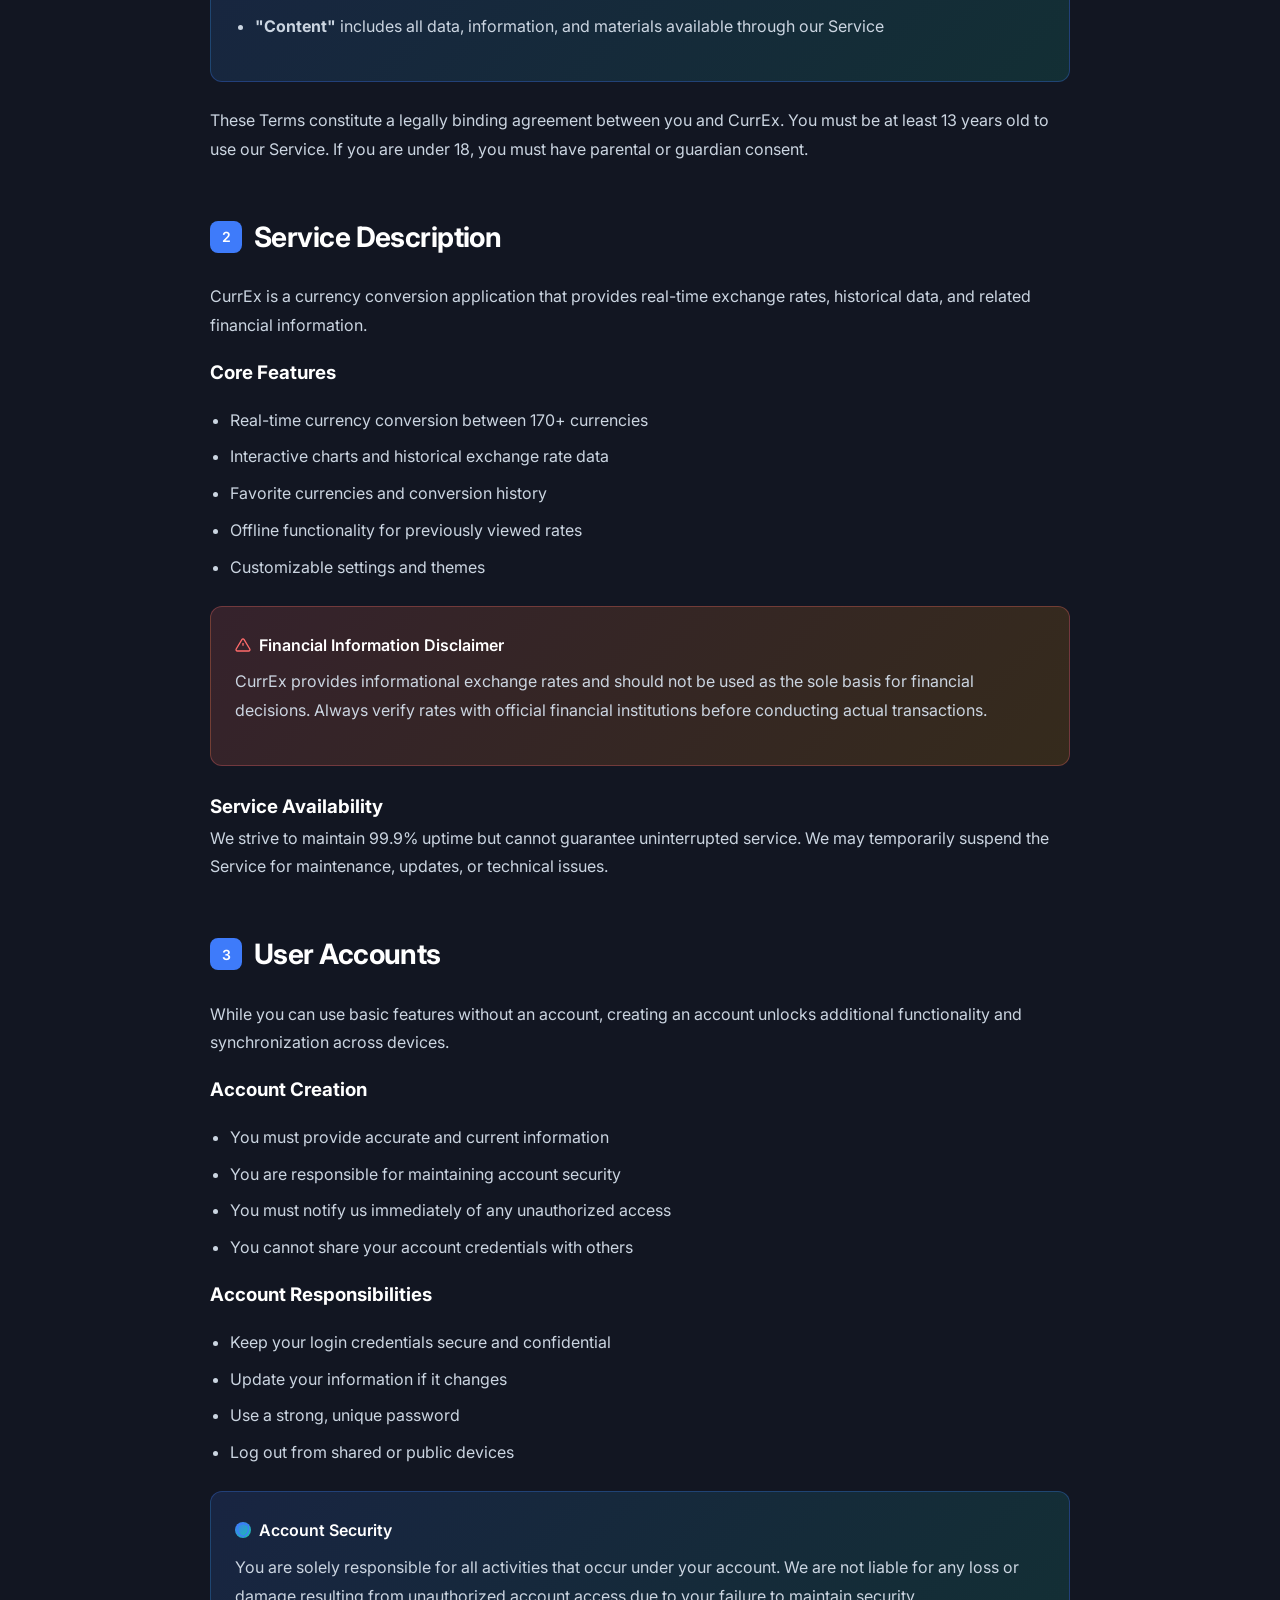
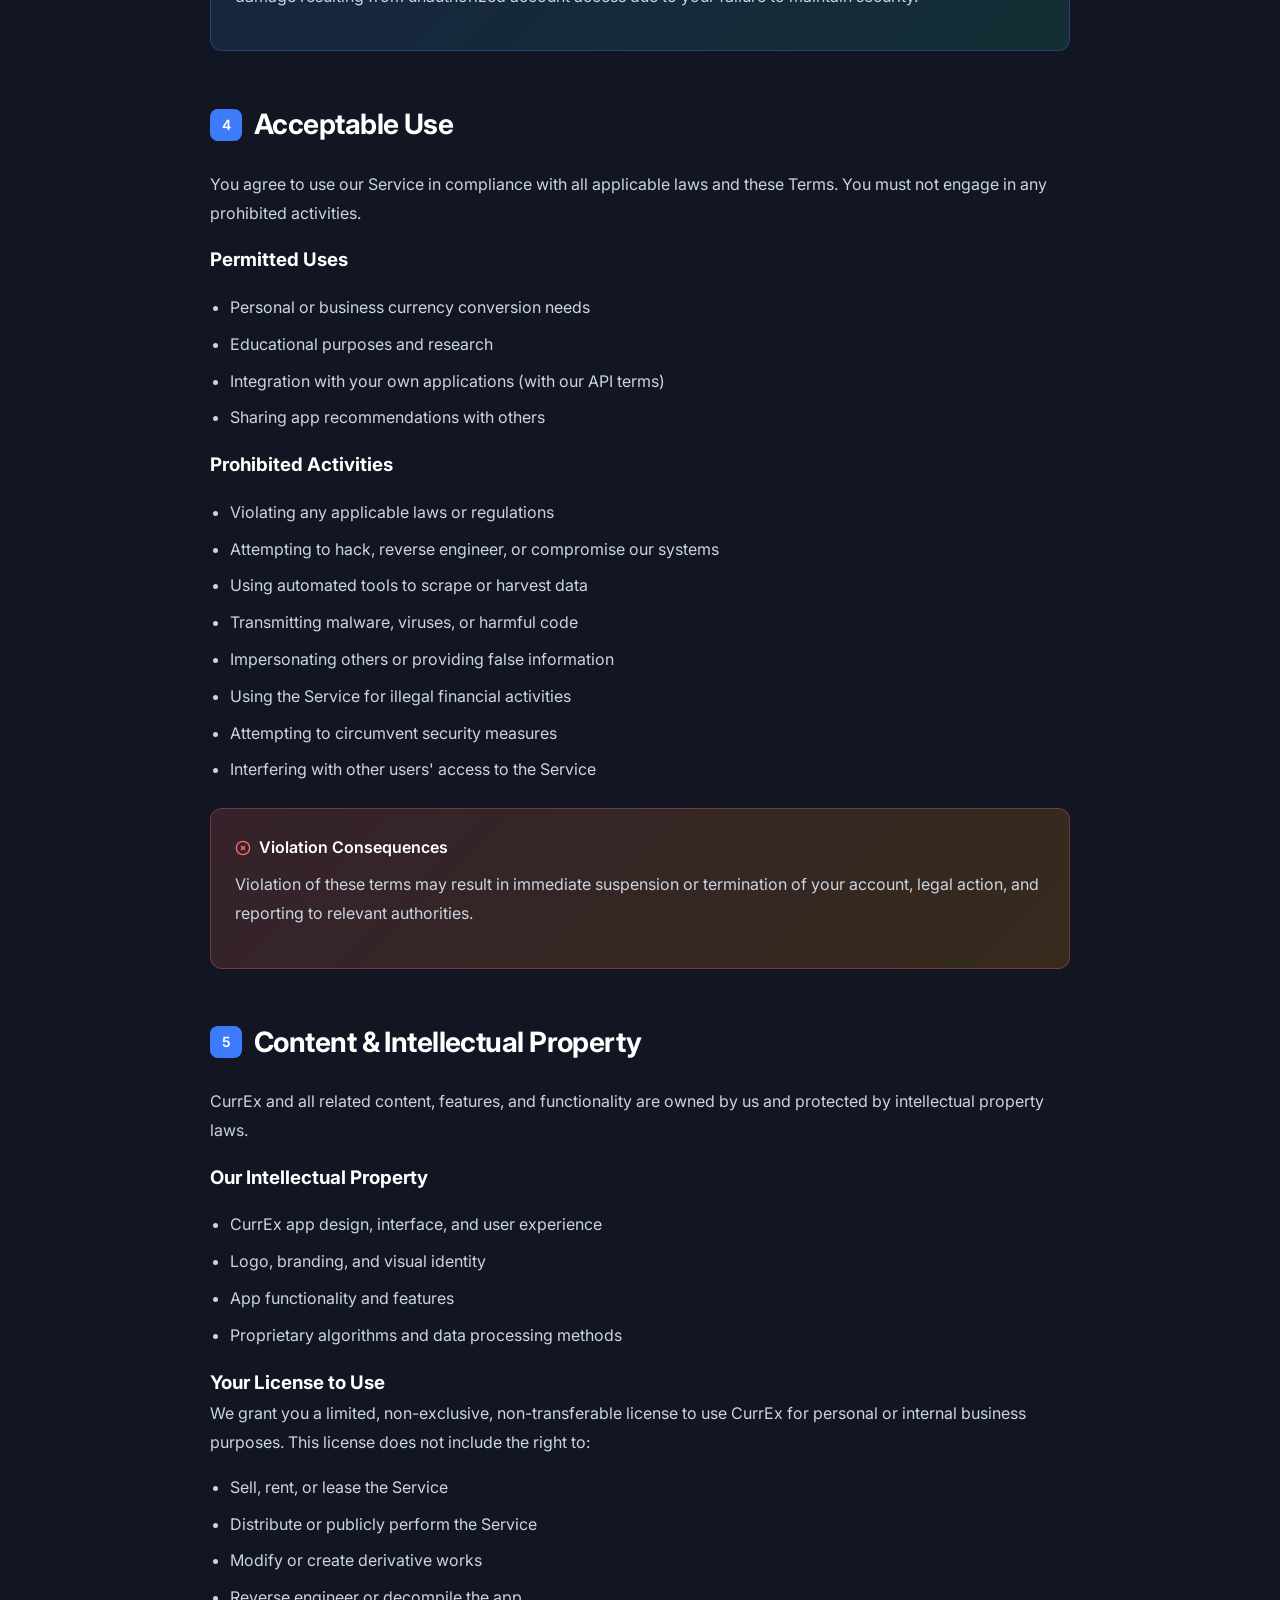
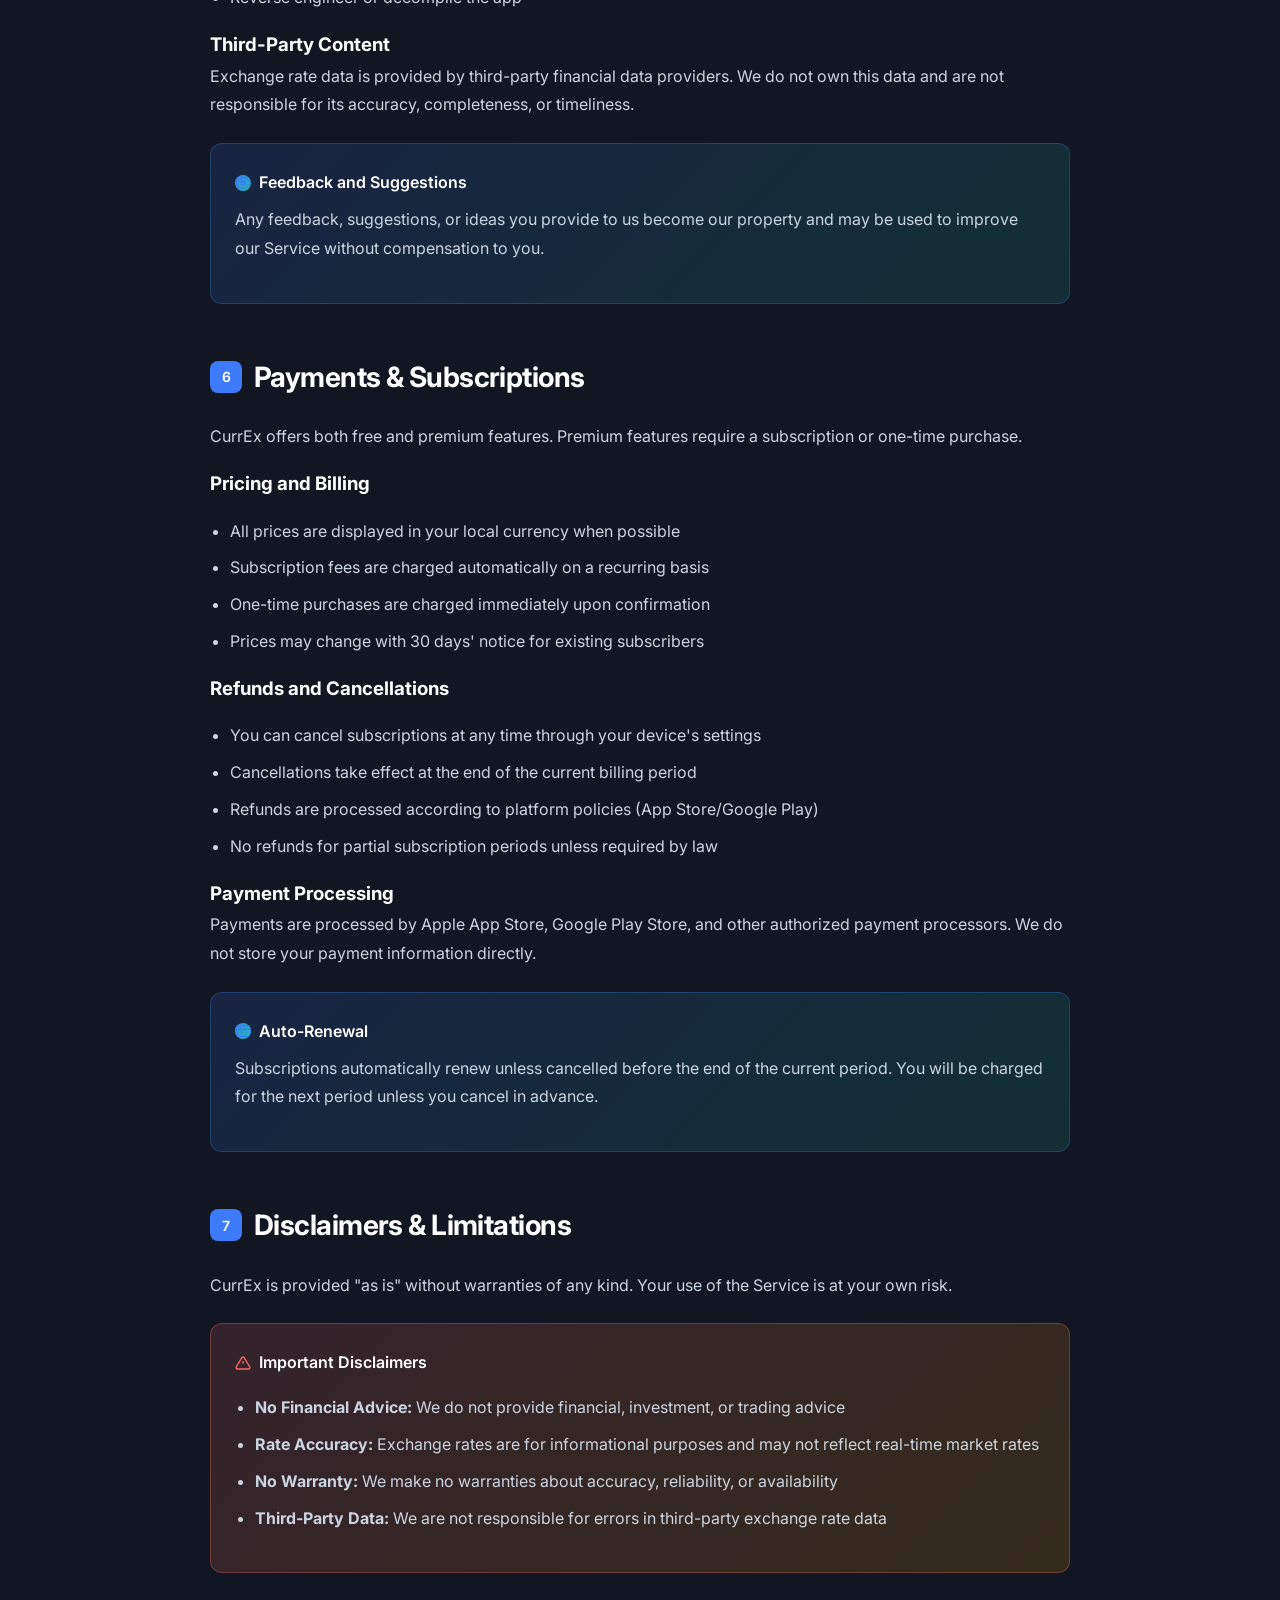
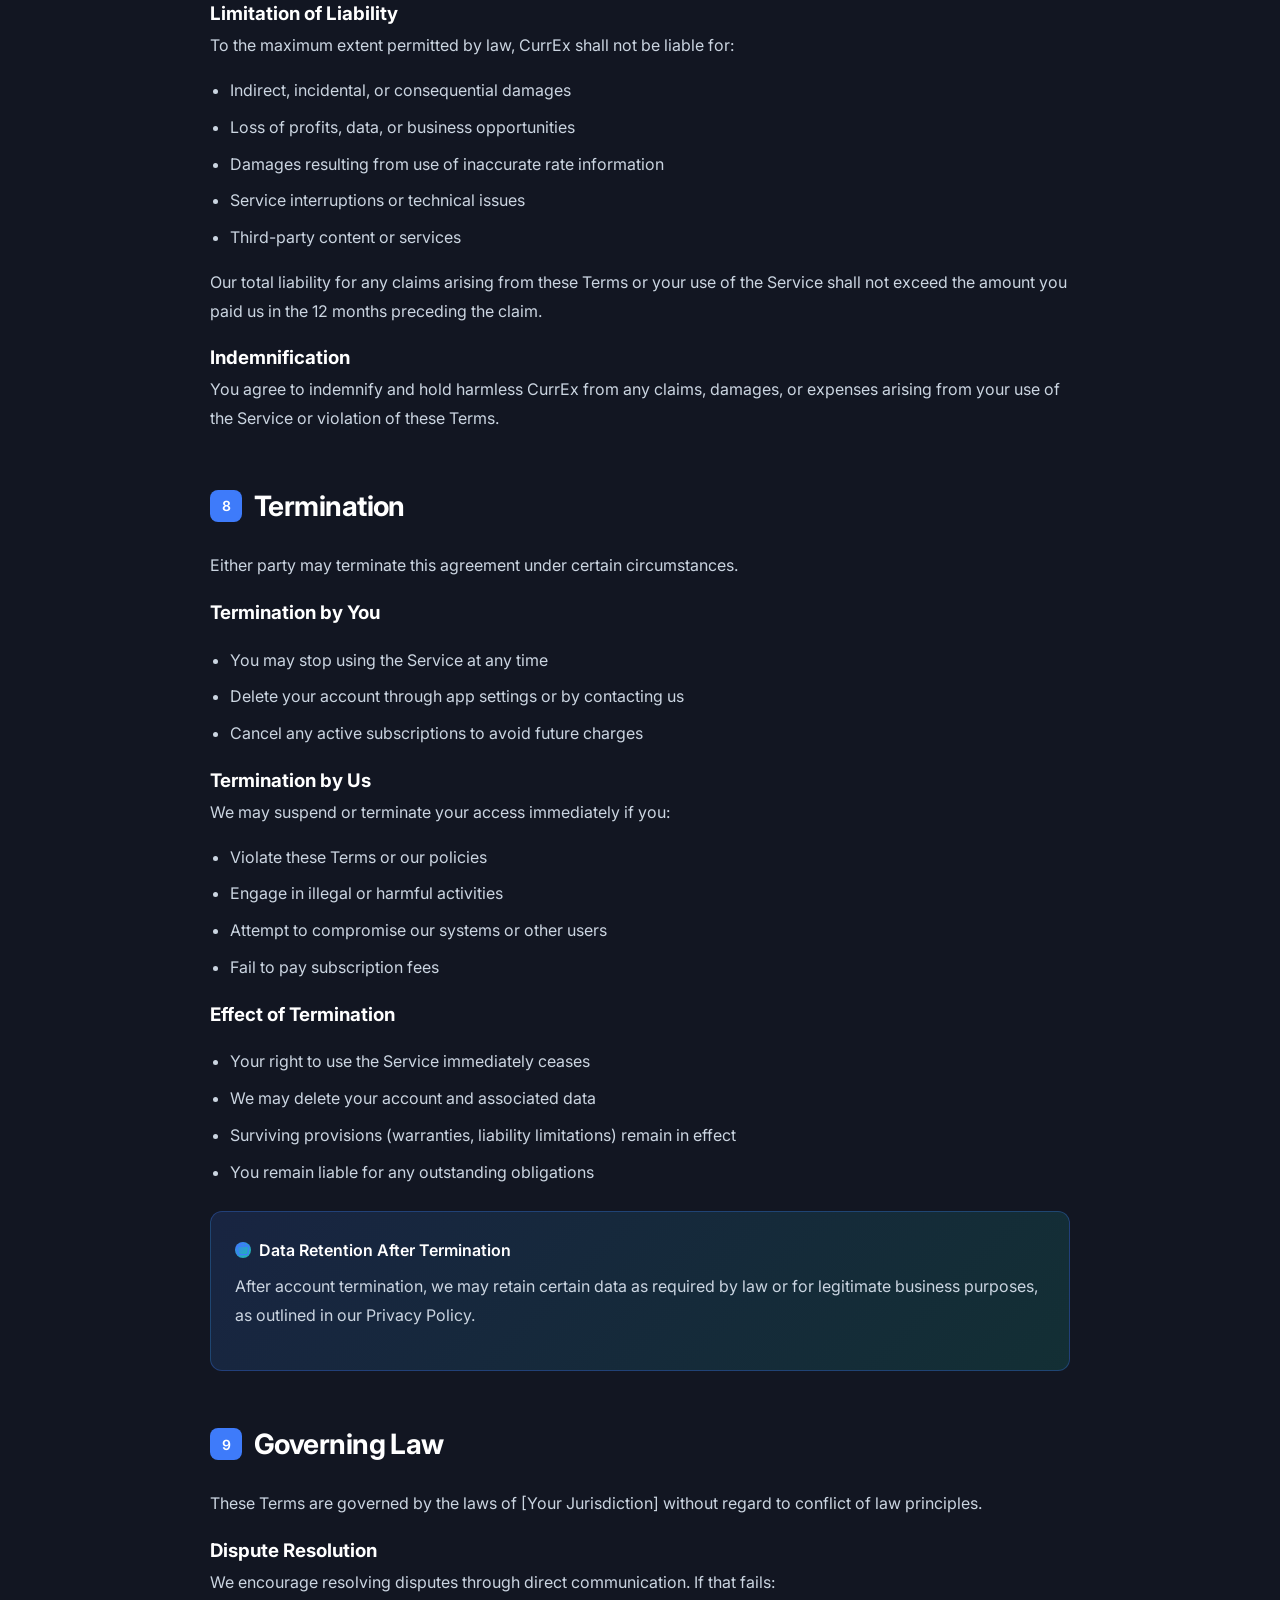
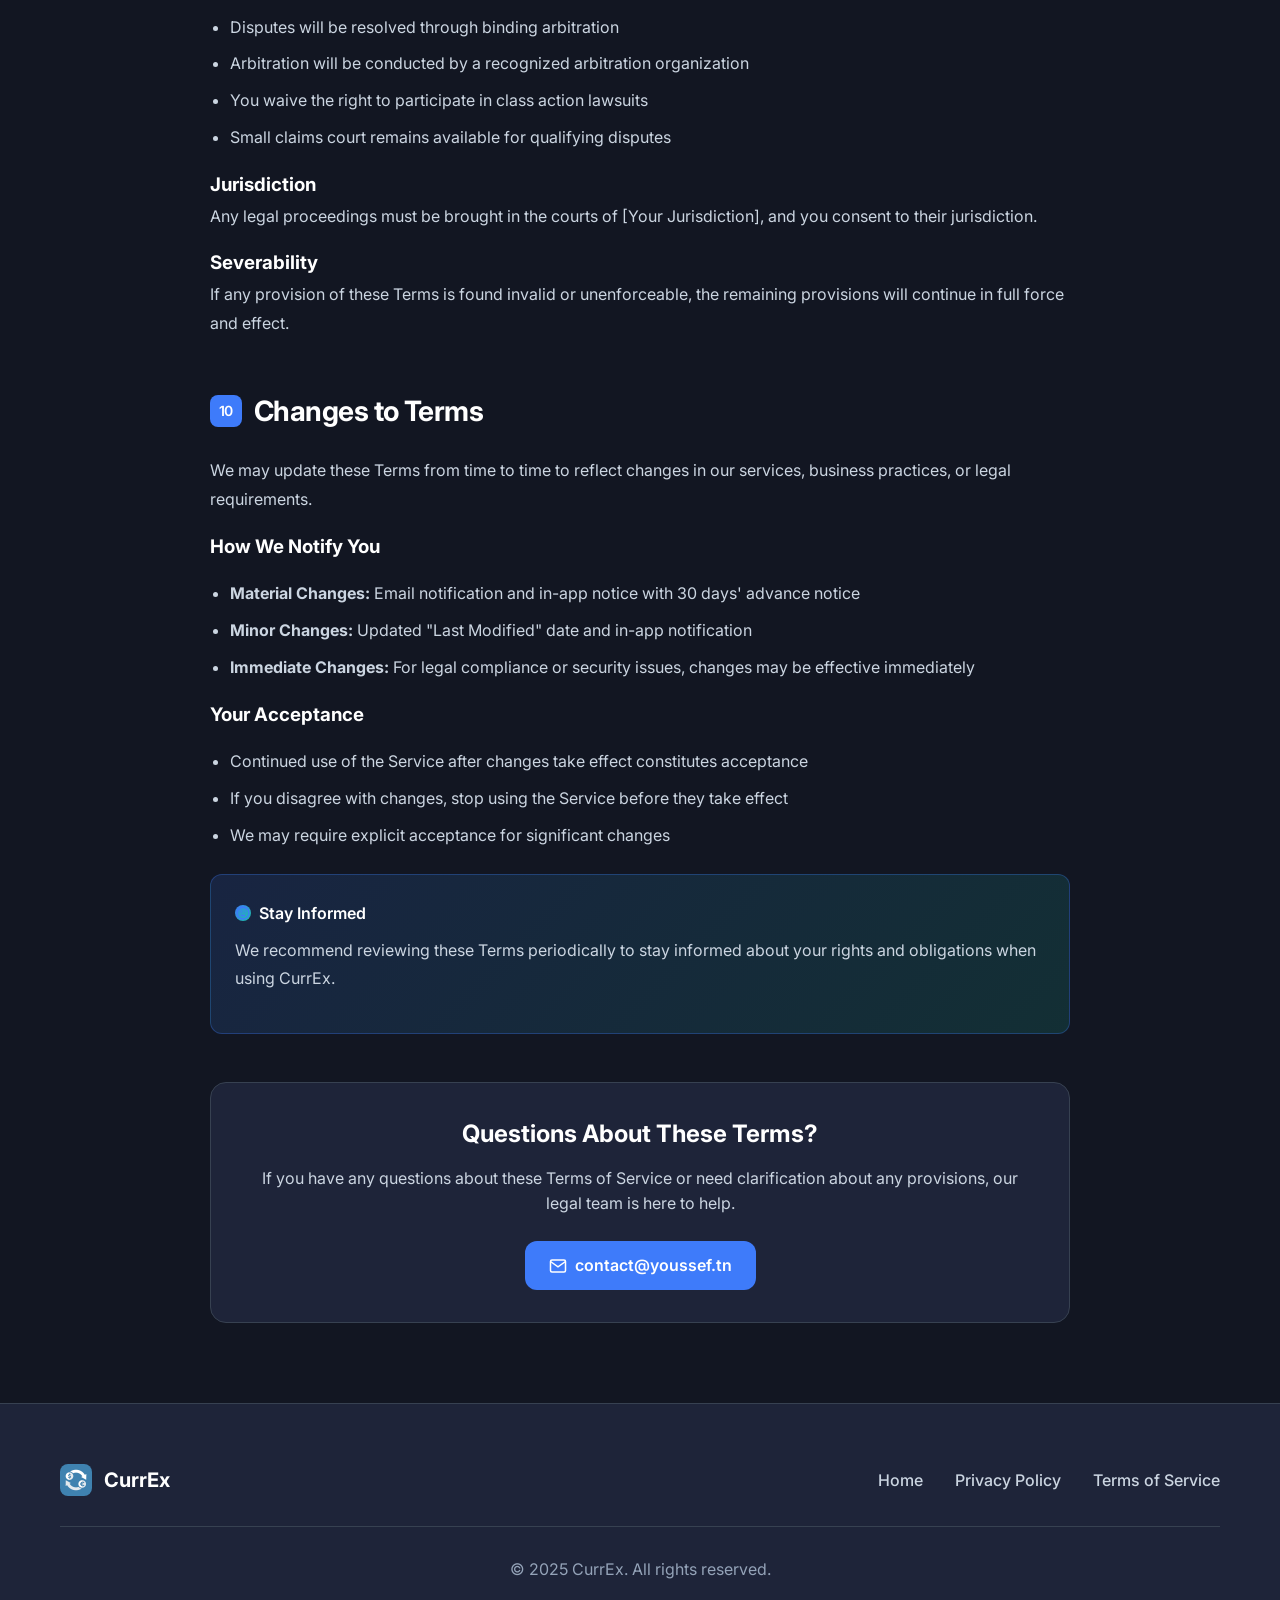
<file: Landing_page/terms-of-service.html>
<!DOCTYPE html>
<html lang="en">
<head>
    <meta charset="UTF-8">
    <meta name="viewport" content="width=device-width, initial-scale=1.0">
    <title>Terms of Service - CurrEx</title>
    <meta name="description" content="CurrEx Terms of Service - Read our terms and conditions for using our currency converter app.">
    <meta name="keywords" content="terms of service, terms and conditions, CurrEx, legal agreement, user agreement">
    
    <!-- Open Graph / Facebook -->
    <meta property="og:type" content="website">
    <meta property="og:url" content="https://youssef.tn/Currex/terms-of-service.html">
    <meta property="og:title" content="Terms of Service - CurrEx">
    <meta property="og:description" content="Read CurrEx terms and conditions for using our currency converter app.">
    <meta property="og:image" content="https://youssef.tn/Currex/icon/logo.png">

    <!-- Twitter -->
    <meta property="twitter:card" content="summary_large_image">
    <meta property="twitter:url" content="https://youssef.tn/Currex/terms-of-service.html">
    <meta property="twitter:title" content="Terms of Service - CurrEx">
    <meta property="twitter:description" content="Read CurrEx terms and conditions for using our currency converter app.">
    <meta property="twitter:image" content="https://youssef.tn/Currex/icon/logo.png">

    <link rel="icon" type="image/png" href="./icon/logo.png">
    <link rel="stylesheet" href="styles.css">
    <link rel="preconnect" href="https://fonts.googleapis.com">
    <link rel="preconnect" href="https://fonts.gstatic.com" crossorigin>
    <link href="https://fonts.googleapis.com/css2?family=Inter:wght@300;400;500;600;700;800&display=swap" rel="stylesheet">
    
    <style>
        /* Additional styles for legal pages */
        .legal-page {
            padding-top: 100px;
            min-height: 100vh;
            background: var(--bg-primary);
        }
        
        .legal-container {
            max-width: 900px;
            margin: 0 auto;
            padding: 0 20px 80px;
        }
        
        .legal-header {
            text-align: center;
            margin-bottom: 60px;
            padding: 40px 0;
        }
        
        .legal-badge {
            display: inline-flex;
            align-items: center;
            gap: 8px;
            background: var(--bg-tertiary);
            border: 1px solid var(--border-color);
            border-radius: 50px;
            padding: 8px 16px;
            font-size: 14px;
            font-weight: 500;
            color: var(--text-secondary);
            margin-bottom: 24px;
        }
        
        .legal-title {
            font-size: 3.5rem;
            font-weight: 800;
            color: var(--text-primary);
            margin-bottom: 16px;
            letter-spacing: -0.02em;
        }
        
        .legal-subtitle {
            font-size: 1.25rem;
            color: var(--text-secondary);
            line-height: 1.6;
            max-width: 600px;
            margin: 0 auto;
        }
        
        .last-updated {
            background: var(--bg-secondary);
            border: 1px solid var(--border-color);
            border-radius: 16px;
            padding: 20px 24px;
            margin-bottom: 40px;
            display: flex;
            align-items: center;
            gap: 12px;
        }
        
        .update-icon {
            width: 20px;
            height: 20px;
            color: var(--primary-color);
            flex-shrink: 0;
        }
        
        .update-text {
            font-size: 14px;
            color: var(--text-secondary);
        }
        
        .update-date {
            font-weight: 600;
            color: var(--text-primary);
        }
        
        .table-of-contents {
            background: var(--bg-secondary);
            border: 1px solid var(--border-color);
            border-radius: 16px;
            padding: 32px;
            margin-bottom: 48px;
        }
        
        .toc-title {
            font-size: 1.25rem;
            font-weight: 700;
            color: var(--text-primary);
            margin-bottom: 20px;
            display: flex;
            align-items: center;
            gap: 8px;
        }
        
        .toc-list {
            list-style: none;
            padding: 0;
            margin: 0;
        }
        
        .toc-item {
            margin-bottom: 12px;
        }
        
        .toc-link {
            display: flex;
            align-items: center;
            gap: 12px;
            color: var(--text-secondary);
            text-decoration: none;
            padding: 8px 0;
            transition: color 0.3s ease;
            font-weight: 500;
        }
        
        .toc-link:hover {
            color: var(--primary-color);
        }
        
        .toc-number {
            display: flex;
            align-items: center;
            justify-content: center;
            width: 24px;
            height: 24px;
            background: var(--bg-tertiary);
            border-radius: 6px;
            font-size: 12px;
            font-weight: 600;
            color: var(--text-primary);
            flex-shrink: 0;
        }
        
        .legal-content {
            line-height: 1.8;
        }
        
        .section {
            margin-bottom: 48px;
            scroll-margin-top: 100px;
        }
        
        .section-title {
            font-size: 1.75rem;
            font-weight: 700;
            color: var(--text-primary);
            margin-bottom: 20px;
            display: flex;
            align-items: center;
            gap: 12px;
        }
        
        .section-number {
            display: flex;
            align-items: center;
            justify-content: center;
            width: 32px;
            height: 32px;
            background: var(--primary-color);
            color: white;
            border-radius: 8px;
            font-size: 14px;
            font-weight: 600;
            flex-shrink: 0;
        }
        
        .section-content p {
            margin-bottom: 16px;
            color: var(--text-secondary);
            font-size: 16px;
        }
        
        .section-content ul, .section-content ol {
            margin: 16px 0 16px 20px;
            color: var(--text-secondary);
        }
        
        .section-content li {
            margin-bottom: 8px;
        }
        
        .highlight-box {
            background: linear-gradient(135deg, rgba(62, 123, 250, 0.1) 0%, rgba(25, 194, 163, 0.1) 100%);
            border: 1px solid rgba(62, 123, 250, 0.2);
            border-radius: 12px;
            padding: 24px;
            margin: 24px 0;
        }
        
        .highlight-title {
            font-weight: 600;
            color: var(--text-primary);
            margin-bottom: 8px;
            display: flex;
            align-items: center;
            gap: 8px;
        }
        
        .highlight-icon {
            width: 16px;
            height: 16px;
            color: var(--primary-color);
        }
        
        .warning-box {
            background: linear-gradient(135deg, rgba(255, 107, 107, 0.1) 0%, rgba(255, 165, 0, 0.1) 100%);
            border: 1px solid rgba(255, 107, 107, 0.2);
            border-radius: 12px;
            padding: 24px;
            margin: 24px 0;
        }
        
        .warning-title {
            font-weight: 600;
            color: var(--text-primary);
            margin-bottom: 8px;
            display: flex;
            align-items: center;
            gap: 8px;
        }
        
        .warning-icon {
            width: 16px;
            height: 16px;
            color: #FF6B6B;
        }
        
        .contact-section {
            background: var(--bg-secondary);
            border: 1px solid var(--border-color);
            border-radius: 16px;
            padding: 32px;
            margin-top: 48px;
            text-align: center;
        }
        
        .contact-title {
            font-size: 1.5rem;
            font-weight: 700;
            color: var(--text-primary);
            margin-bottom: 12px;
        }
        
        .contact-description {
            color: var(--text-secondary);
            margin-bottom: 24px;
        }
        
        .contact-email {
            display: inline-flex;
            align-items: center;
            gap: 8px;
            background: var(--primary-color);
            color: white;
            text-decoration: none;
            padding: 12px 24px;
            border-radius: 12px;
            font-weight: 600;
            transition: all 0.3s ease;
        }
        
        .contact-email:hover {
            transform: translateY(-2px);
            box-shadow: 0 8px 25px rgba(62, 123, 250, 0.4);
        }
        
        .email-icon {
            width: 18px;
            height: 18px;
        }
        
        /* Dark mode adjustments */
        .dark-mode .highlight-box {
            background: linear-gradient(135deg, rgba(62, 123, 250, 0.15) 0%, rgba(25, 194, 163, 0.15) 100%);
            border-color: rgba(62, 123, 250, 0.3);
        }
        
        .dark-mode .warning-box {
            background: linear-gradient(135deg, rgba(255, 107, 107, 0.15) 0%, rgba(255, 165, 0, 0.15) 100%);
            border-color: rgba(255, 107, 107, 0.3);
        }
        
        /* Responsive design */
        @media (max-width: 768px) {
            .legal-title {
                font-size: 2.5rem;
            }
            
            .legal-subtitle {
                font-size: 1.1rem;
            }
            
            .section-title {
                font-size: 1.5rem;
            }
            
            .table-of-contents {
                padding: 24px 20px;
            }
            
            .section-number {
                width: 28px;
                height: 28px;
                font-size: 12px;
            }
        }
        
        @media (max-width: 480px) {
            .legal-container {
                padding: 0 16px 60px;
            }
            
            .legal-title {
                font-size: 2rem;
            }
            
            .section-title {
                font-size: 1.25rem;
                flex-direction: column;
                align-items: flex-start;
                gap: 8px;
            }
            
            .table-of-contents {
                padding: 20px 16px;
            }
        }
    </style>
</head>
<body class="dark-mode">
    <!-- Navigation -->
    <nav class="navbar">
        <div class="nav-container">
            <a href="./" class="nav-logo">
                <img src="./icon/logo.png" alt="CurrEx Logo" class="logo">
                <span class="logo-text">CurrEx</span>
            </a>
            <div class="nav-right">
                <div class="nav-links" id="navLinks">
                    <a href="./" class="nav-link">Home</a>
                    <a href="./#features" class="nav-link">Features</a>
                    <a href="./#screenshots" class="nav-link">Screenshots</a>
                    <a href="./#download" class="nav-link">Download</a>
                    <button class="theme-toggle" id="themeToggle" aria-label="Toggle theme">
                        <span class="theme-icon sun-icon">
                            <svg width="22" height="22" viewBox="0 0 24 24" fill="none" stroke="currentColor" stroke-width="2">
                                <circle cx="12" cy="12" r="5"/>
                                <path d="M12 1v2M12 21v2M4.22 4.22l1.42 1.42M18.36 18.36l1.42 1.42M1 12h2M21 12h2M4.22 19.78l1.42-1.42M18.36 5.64l1.42-1.42"/>
                            </svg>
                        </span>
                    </button>
                </div>
                <button class="mobile-menu-toggle" id="mobileMenuToggle" aria-label="Toggle mobile menu">
                    <svg width="24" height="24" viewBox="0 0 24 24" fill="none" stroke="currentColor" stroke-width="2">
                        <line x1="3" y1="6" x2="21" y2="6"/>
                        <line x1="3" y1="12" x2="21" y2="12"/>
                        <line x1="3" y1="18" x2="21" y2="18"/>
                    </svg>
                </button>
            </div>
        </div>
    </nav>

    <!-- Legal Page Content -->
    <main class="legal-page">
        <div class="legal-container">
            <!-- Header -->
            <header class="legal-header">
                <div class="legal-badge">
                    <svg width="16" height="16" viewBox="0 0 24 24" fill="none" stroke="currentColor" stroke-width="2">
                        <path d="M14 2H6a2 2 0 0 0-2 2v16a2 2 0 0 0 2 2h12a2 2 0 0 0 2-2V8z"/>
                        <polyline points="14,2 14,8 20,8"/>
                        <line x1="16" y1="13" x2="8" y2="13"/>
                        <line x1="16" y1="17" x2="8" y2="17"/>
                        <polyline points="10,9 9,9 8,9"/>
                    </svg>
                    <span>Legal Agreement</span>
                </div>
                <h1 class="legal-title">Terms of Service</h1>
                <p class="legal-subtitle">
                    These terms govern your use of CurrEx and outline the rights, responsibilities, 
                    and obligations between you and our service.
                </p>
            </header>

            <!-- Last Updated -->
            <div class="last-updated">
                <svg class="update-icon" viewBox="0 0 24 24" fill="none" stroke="currentColor" stroke-width="2">
                    <circle cx="12" cy="12" r="10"/>
                    <path d="M12 6v6l4 2"/>
                </svg>
                <div class="update-text">
                    Last updated: <span class="update-date">January 15, 2025</span>
                </div>
            </div>

            <!-- Table of Contents -->
            <div class="table-of-contents">
                <h2 class="toc-title">
                    <svg width="20" height="20" viewBox="0 0 24 24" fill="none" stroke="currentColor" stroke-width="2">
                        <path d="M3 6h18M3 12h18M3 18h18"/>
                    </svg>
                    Table of Contents
                </h2>
                <ul class="toc-list">
                    <li class="toc-item">
                        <a href="#agreement" class="toc-link">
                            <span class="toc-number">1</span>
                            Agreement to Terms
                        </a>
                    </li>
                    <li class="toc-item">
                        <a href="#service-description" class="toc-link">
                            <span class="toc-number">2</span>
                            Service Description
                        </a>
                    </li>
                    <li class="toc-item">
                        <a href="#user-accounts" class="toc-link">
                            <span class="toc-number">3</span>
                            User Accounts
                        </a>
                    </li>
                    <li class="toc-item">
                        <a href="#acceptable-use" class="toc-link">
                            <span class="toc-number">4</span>
                            Acceptable Use
                        </a>
                    </li>
                    <li class="toc-item">
                        <a href="#content-rights" class="toc-link">
                            <span class="toc-number">5</span>
                            Content & Intellectual Property
                        </a>
                    </li>
                    <li class="toc-item">
                        <a href="#payments" class="toc-link">
                            <span class="toc-number">6</span>
                            Payments & Subscriptions
                        </a>
                    </li>
                    <li class="toc-item">
                        <a href="#disclaimers" class="toc-link">
                            <span class="toc-number">7</span>
                            Disclaimers & Limitations
                        </a>
                    </li>
                    <li class="toc-item">
                        <a href="#termination" class="toc-link">
                            <span class="toc-number">8</span>
                            Termination
                        </a>
                    </li>
                    <li class="toc-item">
                        <a href="#governing-law" class="toc-link">
                            <span class="toc-number">9</span>
                            Governing Law
                        </a>
                    </li>
                    <li class="toc-item">
                        <a href="#changes" class="toc-link">
                            <span class="toc-number">10</span>
                            Changes to Terms
                        </a>
                    </li>
                </ul>
            </div>

            <!-- Legal Content -->
            <div class="legal-content">
                <!-- Section 1 -->
                <section id="agreement" class="section">
                    <h2 class="section-title">
                        <span class="section-number">1</span>
                        Agreement to Terms
                    </h2>
                    <div class="section-content">
                        <p>By downloading, installing, or using CurrEx (the "Service"), you agree to be bound by these Terms of Service ("Terms"). If you do not agree to these Terms, please do not use our Service.</p>
                        
                        <div class="highlight-box">
                            <div class="highlight-title">
                                <svg class="highlight-icon" viewBox="0 0 24 24" fill="none" stroke="currentColor" stroke-width="2">
                                    <path d="M9 12l2 2 4-4"/>
                                    <circle cx="12" cy="12" r="10"/>
                                </svg>
                                Key Terms
                            </div>
                            <ul>
                                <li><strong>"Service"</strong> refers to the CurrEx mobile application and related services</li>
                                <li><strong>"You" or "User"</strong> refers to the individual using our Service</li>
                                <li><strong>"We," "Us," or "CurrEx"</strong> refers to our company and team</li>
                                <li><strong>"Content"</strong> includes all data, information, and materials available through our Service</li>
                            </ul>
                        </div>
                        
                        <p>These Terms constitute a legally binding agreement between you and CurrEx. You must be at least 13 years old to use our Service. If you are under 18, you must have parental or guardian consent.</p>
                    </div>
                </section>

                <!-- Section 2 -->
                <section id="service-description" class="section">
                    <h2 class="section-title">
                        <span class="section-number">2</span>
                        Service Description
                    </h2>
                    <div class="section-content">
                        <p>CurrEx is a currency conversion application that provides real-time exchange rates, historical data, and related financial information.</p>
                        
                        <h3>Core Features</h3>
                        <ul>
                            <li>Real-time currency conversion between 170+ currencies</li>
                            <li>Interactive charts and historical exchange rate data</li>
                            <li>Favorite currencies and conversion history</li>
                            <li>Offline functionality for previously viewed rates</li>
                            <li>Customizable settings and themes</li>
                        </ul>
                        
                        <div class="warning-box">
                            <div class="warning-title">
                                <svg class="warning-icon" viewBox="0 0 24 24" fill="none" stroke="currentColor" stroke-width="2">
                                    <path d="M10.29 3.86L1.82 18a2 2 0 0 0 1.71 3h16.94a2 2 0 0 0 1.71-3L13.71 3.86a2 2 0 0 0-3.42 0z"/>
                                    <line x1="12" y1="9" x2="12" y2="13"/>
                                    <line x1="12" y1="17" x2="12.01" y2="17"/>
                                </svg>
                                Financial Information Disclaimer
                            </div>
                            <p>CurrEx provides informational exchange rates and should not be used as the sole basis for financial decisions. Always verify rates with official financial institutions before conducting actual transactions.</p>
                        </div>
                        
                        <h3>Service Availability</h3>
                        <p>We strive to maintain 99.9% uptime but cannot guarantee uninterrupted service. We may temporarily suspend the Service for maintenance, updates, or technical issues.</p>
                    </div>
                </section>

                <!-- Section 3 -->
                <section id="user-accounts" class="section">
                    <h2 class="section-title">
                        <span class="section-number">3</span>
                        User Accounts
                    </h2>
                    <div class="section-content">
                        <p>While you can use basic features without an account, creating an account unlocks additional functionality and synchronization across devices.</p>
                        
                        <h3>Account Creation</h3>
                        <ul>
                            <li>You must provide accurate and current information</li>
                            <li>You are responsible for maintaining account security</li>
                            <li>You must notify us immediately of any unauthorized access</li>
                            <li>You cannot share your account credentials with others</li>
                        </ul>
                        
                        <h3>Account Responsibilities</h3>
                        <ul>
                            <li>Keep your login credentials secure and confidential</li>
                            <li>Update your information if it changes</li>
                            <li>Use a strong, unique password</li>
                            <li>Log out from shared or public devices</li>
                        </ul>
                        
                        <div class="highlight-box">
                            <div class="highlight-title">
                                <svg class="highlight-icon" viewBox="0 0 24 24" fill="none" stroke="currentColor" stroke-width="2">
                                    <path d="M12 22s8-4 8-10V5l-8-3-8 3v7c0 6 8 10 8 10z"/>
                                </svg>
                                Account Security
                            </div>
                            <p>You are solely responsible for all activities that occur under your account. We are not liable for any loss or damage resulting from unauthorized account access due to your failure to maintain security.</p>
                        </div>
                    </div>
                </section>

                <!-- Section 4 -->
                <section id="acceptable-use" class="section">
                    <h2 class="section-title">
                        <span class="section-number">4</span>
                        Acceptable Use
                    </h2>
                    <div class="section-content">
                        <p>You agree to use our Service in compliance with all applicable laws and these Terms. You must not engage in any prohibited activities.</p>
                        
                        <h3>Permitted Uses</h3>
                        <ul>
                            <li>Personal or business currency conversion needs</li>
                            <li>Educational purposes and research</li>
                            <li>Integration with your own applications (with our API terms)</li>
                            <li>Sharing app recommendations with others</li>
                        </ul>
                        
                        <h3>Prohibited Activities</h3>
                        <ul>
                            <li>Violating any applicable laws or regulations</li>
                            <li>Attempting to hack, reverse engineer, or compromise our systems</li>
                            <li>Using automated tools to scrape or harvest data</li>
                            <li>Transmitting malware, viruses, or harmful code</li>
                            <li>Impersonating others or providing false information</li>
                            <li>Using the Service for illegal financial activities</li>
                            <li>Attempting to circumvent security measures</li>
                            <li>Interfering with other users' access to the Service</li>
                        </ul>
                        
                        <div class="warning-box">
                            <div class="warning-title">
                                <svg class="warning-icon" viewBox="0 0 24 24" fill="none" stroke="currentColor" stroke-width="2">
                                    <circle cx="12" cy="12" r="10"/>
                                    <line x1="15" y1="9" x2="9" y2="15"/>
                                    <line x1="9" y1="9" x2="15" y2="15"/>
                                </svg>
                                Violation Consequences
                            </div>
                            <p>Violation of these terms may result in immediate suspension or termination of your account, legal action, and reporting to relevant authorities.</p>
                        </div>
                    </div>
                </section>

                <!-- Section 5 -->
                <section id="content-rights" class="section">
                    <h2 class="section-title">
                        <span class="section-number">5</span>
                        Content & Intellectual Property
                    </h2>
                    <div class="section-content">
                        <p>CurrEx and all related content, features, and functionality are owned by us and protected by intellectual property laws.</p>
                        
                        <h3>Our Intellectual Property</h3>
                        <ul>
                            <li>CurrEx app design, interface, and user experience</li>
                            <li>Logo, branding, and visual identity</li>
                            <li>App functionality and features</li>
                            <li>Proprietary algorithms and data processing methods</li>
                        </ul>
                        
                        <h3>Your License to Use</h3>
                        <p>We grant you a limited, non-exclusive, non-transferable license to use CurrEx for personal or internal business purposes. This license does not include the right to:</p>
                        <ul>
                            <li>Sell, rent, or lease the Service</li>
                            <li>Distribute or publicly perform the Service</li>
                            <li>Modify or create derivative works</li>
                            <li>Reverse engineer or decompile the app</li>
                        </ul>
                        
                        <h3>Third-Party Content</h3>
                        <p>Exchange rate data is provided by third-party financial data providers. We do not own this data and are not responsible for its accuracy, completeness, or timeliness.</p>
                        
                        <div class="highlight-box">
                            <div class="highlight-title">
                                <svg class="highlight-icon" viewBox="0 0 24 24" fill="none" stroke="currentColor" stroke-width="2">
                                    <path d="M1 12s4-8 11-8 11 8 11 8-4 8-11 8-11-8-11-8z"/>
                                    <circle cx="12" cy="12" r="3"/>
                                </svg>
                                Feedback and Suggestions
                            </div>
                            <p>Any feedback, suggestions, or ideas you provide to us become our property and may be used to improve our Service without compensation to you.</p>
                        </div>
                    </div>
                </section>

                <!-- Section 6 -->
                <section id="payments" class="section">
                    <h2 class="section-title">
                        <span class="section-number">6</span>
                        Payments & Subscriptions
                    </h2>
                    <div class="section-content">
                        <p>CurrEx offers both free and premium features. Premium features require a subscription or one-time purchase.</p>
                        
                        <h3>Pricing and Billing</h3>
                        <ul>
                            <li>All prices are displayed in your local currency when possible</li>
                            <li>Subscription fees are charged automatically on a recurring basis</li>
                            <li>One-time purchases are charged immediately upon confirmation</li>
                            <li>Prices may change with 30 days' notice for existing subscribers</li>
                        </ul>
                        
                        <h3>Refunds and Cancellations</h3>
                        <ul>
                            <li>You can cancel subscriptions at any time through your device's settings</li>
                            <li>Cancellations take effect at the end of the current billing period</li>
                            <li>Refunds are processed according to platform policies (App Store/Google Play)</li>
                            <li>No refunds for partial subscription periods unless required by law</li>
                        </ul>
                        
                        <h3>Payment Processing</h3>
                        <p>Payments are processed by Apple App Store, Google Play Store, and other authorized payment processors. We do not store your payment information directly.</p>
                        
                        <div class="highlight-box">
                            <div class="highlight-title">
                                <svg class="highlight-icon" viewBox="0 0 24 24" fill="none" stroke="currentColor" stroke-width="2">
                                    <rect x="1" y="4" width="22" height="16" rx="2" ry="2"/>
                                    <line x1="1" y1="10" x2="23" y2="10"/>
                                </svg>
                                Auto-Renewal
                            </div>
                            <p>Subscriptions automatically renew unless cancelled before the end of the current period. You will be charged for the next period unless you cancel in advance.</p>
                        </div>
                    </div>
                </section>

                <!-- Section 7 -->
                <section id="disclaimers" class="section">
                    <h2 class="section-title">
                        <span class="section-number">7</span>
                        Disclaimers & Limitations
                    </h2>
                    <div class="section-content">
                        <p>CurrEx is provided "as is" without warranties of any kind. Your use of the Service is at your own risk.</p>
                        
                        <div class="warning-box">
                            <div class="warning-title">
                                <svg class="warning-icon" viewBox="0 0 24 24" fill="none" stroke="currentColor" stroke-width="2">
                                    <path d="M10.29 3.86L1.82 18a2 2 0 0 0 1.71 3h16.94a2 2 0 0 0 1.71-3L13.71 3.86a2 2 0 0 0-3.42 0z"/>
                                    <line x1="12" y1="9" x2="12" y2="13"/>
                                    <line x1="12" y1="17" x2="12.01" y2="17"/>
                                </svg>
                                Important Disclaimers
                            </div>
                            <ul>
                                <li><strong>No Financial Advice:</strong> We do not provide financial, investment, or trading advice</li>
                                <li><strong>Rate Accuracy:</strong> Exchange rates are for informational purposes and may not reflect real-time market rates</li>
                                <li><strong>No Warranty:</strong> We make no warranties about accuracy, reliability, or availability</li>
                                <li><strong>Third-Party Data:</strong> We are not responsible for errors in third-party exchange rate data</li>
                            </ul>
                        </div>
                        
                        <h3>Limitation of Liability</h3>
                        <p>To the maximum extent permitted by law, CurrEx shall not be liable for:</p>
                        <ul>
                            <li>Indirect, incidental, or consequential damages</li>
                            <li>Loss of profits, data, or business opportunities</li>
                            <li>Damages resulting from use of inaccurate rate information</li>
                            <li>Service interruptions or technical issues</li>
                            <li>Third-party content or services</li>
                        </ul>
                        
                        <p>Our total liability for any claims arising from these Terms or your use of the Service shall not exceed the amount you paid us in the 12 months preceding the claim.</p>
                        
                        <h3>Indemnification</h3>
                        <p>You agree to indemnify and hold harmless CurrEx from any claims, damages, or expenses arising from your use of the Service or violation of these Terms.</p>
                    </div>
                </section>

                <!-- Section 8 -->
                <section id="termination" class="section">
                    <h2 class="section-title">
                        <span class="section-number">8</span>
                        Termination
                    </h2>
                    <div class="section-content">
                        <p>Either party may terminate this agreement under certain circumstances.</p>
                        
                        <h3>Termination by You</h3>
                        <ul>
                            <li>You may stop using the Service at any time</li>
                            <li>Delete your account through app settings or by contacting us</li>
                            <li>Cancel any active subscriptions to avoid future charges</li>
                        </ul>
                        
                        <h3>Termination by Us</h3>
                        <p>We may suspend or terminate your access immediately if you:</p>
                        <ul>
                            <li>Violate these Terms or our policies</li>
                            <li>Engage in illegal or harmful activities</li>
                            <li>Attempt to compromise our systems or other users</li>
                            <li>Fail to pay subscription fees</li>
                        </ul>
                        
                        <h3>Effect of Termination</h3>
                        <ul>
                            <li>Your right to use the Service immediately ceases</li>
                            <li>We may delete your account and associated data</li>
                            <li>Surviving provisions (warranties, liability limitations) remain in effect</li>
                            <li>You remain liable for any outstanding obligations</li>
                        </ul>
                        
                        <div class="highlight-box">
                            <div class="highlight-title">
                                <svg class="highlight-icon" viewBox="0 0 24 24" fill="none" stroke="currentColor" stroke-width="2">
                                    <path d="M3 6h18l-2 13H5L3 6z"/>
                                    <path d="M8 6V4a2 2 0 0 1 2-2h4a2 2 0 0 1 2 2v2"/>
                                </svg>
                                Data Retention After Termination
                            </div>
                            <p>After account termination, we may retain certain data as required by law or for legitimate business purposes, as outlined in our Privacy Policy.</p>
                        </div>
                    </div>
                </section>

                <!-- Section 9 -->
                <section id="governing-law" class="section">
                    <h2 class="section-title">
                        <span class="section-number">9</span>
                        Governing Law
                    </h2>
                    <div class="section-content">
                        <p>These Terms are governed by the laws of [Your Jurisdiction] without regard to conflict of law principles.</p>
                        
                        <h3>Dispute Resolution</h3>
                        <p>We encourage resolving disputes through direct communication. If that fails:</p>
                        <ul>
                            <li>Disputes will be resolved through binding arbitration</li>
                            <li>Arbitration will be conducted by a recognized arbitration organization</li>
                            <li>You waive the right to participate in class action lawsuits</li>
                            <li>Small claims court remains available for qualifying disputes</li>
                        </ul>
                        
                        <h3>Jurisdiction</h3>
                        <p>Any legal proceedings must be brought in the courts of [Your Jurisdiction], and you consent to their jurisdiction.</p>
                        
                        <h3>Severability</h3>
                        <p>If any provision of these Terms is found invalid or unenforceable, the remaining provisions will continue in full force and effect.</p>
                    </div>
                </section>

                <!-- Section 10 -->
                <section id="changes" class="section">
                    <h2 class="section-title">
                        <span class="section-number">10</span>
                        Changes to Terms
                    </h2>
                    <div class="section-content">
                        <p>We may update these Terms from time to time to reflect changes in our services, business practices, or legal requirements.</p>
                        
                        <h3>How We Notify You</h3>
                        <ul>
                            <li><strong>Material Changes:</strong> Email notification and in-app notice with 30 days' advance notice</li>
                            <li><strong>Minor Changes:</strong> Updated "Last Modified" date and in-app notification</li>
                            <li><strong>Immediate Changes:</strong> For legal compliance or security issues, changes may be effective immediately</li>
                        </ul>
                        
                        <h3>Your Acceptance</h3>
                        <ul>
                            <li>Continued use of the Service after changes take effect constitutes acceptance</li>
                            <li>If you disagree with changes, stop using the Service before they take effect</li>
                            <li>We may require explicit acceptance for significant changes</li>
                        </ul>
                        
                        <div class="highlight-box">
                            <div class="highlight-title">
                                <svg class="highlight-icon" viewBox="0 0 24 24" fill="none" stroke="currentColor" stroke-width="2">
                                    <path d="M14.828 14.828a4 4 0 0 1-5.656 0M9 10h1M15 10h1M21 12c0 4.97-4.03 9-9 9s-9-4.03-9-9 4.03-9 9-9 9 4.03 9 9z"/>
                                </svg>
                                Stay Informed
                            </div>
                            <p>We recommend reviewing these Terms periodically to stay informed about your rights and obligations when using CurrEx.</p>
                        </div>
                    </div>
                </section>
            </div>

            <!-- Contact Section -->
            <div class="contact-section">
                <h2 class="contact-title">Questions About These Terms?</h2>
                <p class="contact-description">
                    If you have any questions about these Terms of Service or need clarification 
                    about any provisions, our legal team is here to help.
                </p>
                <a href="mailto:contact@youssef.tn" class="contact-email">
                    <svg class="email-icon" viewBox="0 0 24 24" fill="none" stroke="currentColor" stroke-width="2">
                        <path d="M4 4h16c1.1 0 2 .9 2 2v12c0 1.1-.9 2-2 2H4c-1.1 0-2-.9-2-2V6c0-1.1.9-2 2-2z"/>
                        <polyline points="22,6 12,13 2,6"/>
                    </svg>
                    contact@youssef.tn
                </a>
            </div>
        </div>
    </main>

    <!-- Footer -->
    <footer class="footer">
        <div class="container">
            <div class="footer-content">
                <a href="./" class="footer-logo">
                    <img src="./icon/logo.png" alt="CurrEx Logo" class="logo">
                    <span class="logo-text">CurrEx</span>
                </a>
                <div class="footer-links">
                    <a href="./" class="footer-link">Home</a>
                    <a href="privacy-policy.html" class="footer-link">Privacy Policy</a>
                    <a href="terms-of-service.html" class="footer-link">Terms of Service</a>
                </div>
            </div>
            <div class="footer-bottom">
                <p>&copy; 2025 CurrEx. All rights reserved.</p>
            </div>
        </div>
    </footer>

    <!-- Scroll to Top Button -->
    <button class="scroll-to-top" id="scrollToTop" aria-label="Scroll to top">
        <svg viewBox="0 0 24 24" fill="none" stroke="currentColor" stroke-width="2">
            <path d="M18 15l-6-6-6 6"/>
        </svg>
    </button>

    <!-- JavaScript -->
    <script src="script.js"></script>
    <script>
        // Smooth scrolling for table of contents links
        document.querySelectorAll('.toc-link').forEach(link => {
            link.addEventListener('click', function(e) {
                e.preventDefault();
                const targetId = this.getAttribute('href');
                const targetElement = document.querySelector(targetId);
                if (targetElement) {
                    targetElement.scrollIntoView({
                        behavior: 'smooth',
                        block: 'start'
                    });
                }
            });
        });
    </script>
</body>
</html>
</file>
<file: Landing_page/styles.css>
/* Reset and Base Styles */
* {
    margin: 0;
    padding: 0;
    box-sizing: border-box;
}

:root {
    /* Light Theme Colors */
    --primary-color: #3E7BFA;
    --secondary-color: #19C2A3;
    --accent-color: #FF6B6B;
    --text-primary: #1A1E2A;
    --text-secondary: #6B7280;
    --text-muted: #9CA3AF;
    --bg-primary: #FFFFFF;
    --bg-secondary: #F8F9FD;
    --bg-tertiary: #F1F5F9;
    --border-color: #E5E7EB;
    --shadow-light: rgba(0, 0, 0, 0.04);
    --shadow-medium: rgba(0, 0, 0, 0.1);
    --shadow-strong: rgba(0, 0, 0, 0.15);
    --gradient-primary: linear-gradient(135deg, #3E7BFA 0%, #19C2A3 100%);
    --gradient-secondary: linear-gradient(135deg, #667eea 0%, #764ba2 100%);
    --backdrop-blur: blur(10px);
}

[data-theme="dark"], .dark-mode {
    /* Dark Theme Colors */
    --primary-color: #3E7BFA;
    --secondary-color: #19C2A3;
    --accent-color: #FF6B6B;
    --text-primary: #FFFFFF;
    --text-secondary: #CBD5E1;
    --text-muted: #94A3B8;
    --bg-primary: #121622;
    --bg-secondary: #1E2439;
    --bg-tertiary: #2A3349;
    --border-color: #374151;
    --shadow-light: rgba(0, 0, 0, 0.2);
    --shadow-medium: rgba(0, 0, 0, 0.3);
    --shadow-strong: rgba(0, 0, 0, 0.4);
    --gradient-primary: linear-gradient(135deg, #3E7BFA 0%, #19C2A3 100%);
    --gradient-secondary: linear-gradient(135deg, #667eea 0%, #764ba2 100%);
}

html {
    scroll-behavior: smooth;
}

body {
    font-family: 'Inter', -apple-system, BlinkMacSystemFont, 'Segoe UI', Roboto, sans-serif;
    line-height: 1.6;
    color: var(--text-primary);
    background-color: var(--bg-primary);
    transition: background-color 0.3s ease, color 0.3s ease;
}

.container {
    max-width: 1200px;
    margin: 0 auto;
    padding: 0 20px;
}

/* Navigation */
.navbar {
    position: fixed;
    top: 0;
    left: 0;
    right: 0;
    z-index: 1000;
    background: rgba(255, 255, 255, 0.8);
    backdrop-filter: var(--backdrop-blur);
    border-bottom: 1px solid var(--border-color);
    transition: all 0.3s ease;
}

.dark-mode .navbar {
    background: rgba(18, 22, 34, 0.8);
}

.nav-container {
    max-width: 1200px;
    margin: 0 auto;
    padding: 0 20px;
    display: flex;
    justify-content: space-between;
    align-items: center;
    height: 70px;
    position: relative;
}

.nav-logo {
    display: flex;
    align-items: center;
    gap: 12px;
    z-index: 1001;
    text-decoration: none;
    transition: opacity 0.3s ease;
}

.nav-logo:hover {
    opacity: 0.8;
}

.logo {
    width: 32px;
    height: 32px;
    border-radius: 8px;
}

.logo-text {
    font-size: 20px;
    font-weight: 700;
    color: var(--text-primary);
}

.nav-right {
    display: flex;
    align-items: center;
    gap: 16px;
}

.nav-links {
    display: flex;
    align-items: center;
    gap: 32px;
}

.nav-link {
    text-decoration: none;
    color: var(--text-secondary);
    font-weight: 500;
    transition: color 0.3s ease;
    position: relative;
}

.nav-link:hover {
    color: var(--primary-color);
}

.nav-link::after {
    content: '';
    position: absolute;
    bottom: -4px;
    left: 0;
    width: 0;
    height: 2px;
    background: var(--gradient-primary);
    transition: width 0.3s ease;
}

.nav-link:hover::after {
    width: 100%;
}

/* Mobile Menu Toggle */
.mobile-menu-toggle {
    display: none;
    background: none;
    border: none;
    cursor: pointer;
    color: var(--text-primary);
    font-size: 24px;
    padding: 8px;
    z-index: 1001;
}

.mobile-menu-toggle:hover {
    color: var(--primary-color);
}

/* Mobile Navigation */
.nav-links.mobile-open {
    display: flex;
}

.theme-toggle {
    background: var(--bg-tertiary);
    border: 1px solid var(--border-color);
    border-radius: 50px;
    width: 48px;
    height: 48px;
    display: flex;
    align-items: center;
    justify-content: center;
    cursor: pointer;
    transition: all 0.4s cubic-bezier(0.25, 0.46, 0.45, 0.94);
    font-size: 18px;
    position: relative;
    overflow: hidden;
    box-shadow: 0 4px 12px rgba(0, 0, 0, 0.1);
    flex-shrink: 0;
}

.dark-mode .theme-toggle {
    box-shadow: 0 4px 12px rgba(0, 0, 0, 0.3);
}

.theme-toggle::before {
    content: '';
    position: absolute;
    top: 0;
    left: 0;
    right: 0;
    bottom: 0;
    background: var(--gradient-primary);
    opacity: 0;
    transition: opacity 0.4s ease;
    border-radius: 50px;
}

.theme-toggle:hover {
    transform: translateY(-2px) scale(1.05);
    border-color: var(--primary-color);
    box-shadow: 0 8px 25px rgba(62, 123, 250, 0.3);
}

.dark-mode .theme-toggle:hover {
    box-shadow: 0 8px 25px rgba(62, 123, 250, 0.4);
}

.theme-toggle:hover::before {
    opacity: 1;
}

.theme-toggle:active {
    transform: translateY(0) scale(0.95);
}

.theme-icon {
    position: relative;
    z-index: 2;
    transition: all 0.4s cubic-bezier(0.25, 0.46, 0.45, 0.94);
    display: flex;
    align-items: center;
    justify-content: center;
}

.theme-toggle:hover .theme-icon {
    color: white;
    transform: rotate(15deg) scale(1.1);
}

.theme-icon svg {
    transition: all 0.4s cubic-bezier(0.25, 0.46, 0.45, 0.94);
}

.theme-switching .theme-icon {
    animation: themeSwitch 0.6s ease-in-out;
}

@keyframes themeSwitch {
    0% {
        transform: rotate(0deg) scale(1);
        opacity: 1;
    }
    50% {
        transform: rotate(180deg) scale(0.8);
        opacity: 0.3;
    }
    100% {
        transform: rotate(360deg) scale(1);
        opacity: 1;
    }
}

/* Sun rays animation */
.theme-icon.sun-icon svg {
    animation: sunRotate 8s linear infinite;
}

@keyframes sunRotate {
    from {
        transform: rotate(0deg);
    }
    to {
        transform: rotate(360deg);
    }
}

/* Moon glow effect */
.theme-icon.moon-icon svg {
    filter: drop-shadow(0 0 8px rgba(139, 69, 19, 0.3));
}

.dark-mode .theme-icon.moon-icon svg {
    filter: drop-shadow(0 0 8px rgba(255, 255, 255, 0.2));
}

/* Floating particles effect */
.theme-toggle::after {
    content: '';
    position: absolute;
    width: 4px;
    height: 4px;
    background: var(--primary-color);
    border-radius: 50%;
    opacity: 0;
    transition: all 0.3s ease;
}

.theme-toggle:hover::after {
    opacity: 1;
    animation: float 2s ease-in-out infinite;
}

/* Hero Section */
.hero {
    padding: 120px 0 80px;
    min-height: 100vh;
    display: flex;
    align-items: center;
    background: var(--bg-primary);
    position: relative;
    transform: none !important;
}

.hero::before {
    content: '';
    position: absolute;
    top: 0;
    left: 0;
    right: 0;
    bottom: 0;
    background: radial-gradient(circle at 30% 20%, rgba(62, 123, 250, 0.1) 0%, transparent 50%),
                radial-gradient(circle at 70% 80%, rgba(25, 194, 163, 0.1) 0%, transparent 50%);
    pointer-events: none;
}

.hero-container {
    max-width: 1200px;
    margin: 0 auto;
    padding: 0 20px;
    display: grid;
    grid-template-columns: 1fr 1fr;
    gap: 80px;
    align-items: center;
    position: relative;
    z-index: 2;
}

.hero-badge {
    display: inline-flex;
    align-items: center;
    gap: 8px;
    background: var(--bg-secondary);
    border: 1px solid var(--border-color);
    border-radius: 50px;
    padding: 8px 16px;
    font-size: 14px;
    font-weight: 500;
    color: var(--text-secondary);
    margin-bottom: 24px;
}

.badge-text {
    background: var(--gradient-primary);
    color: white;
    padding: 4px 8px;
    border-radius: 20px;
    font-size: 12px;
    font-weight: 600;
}

.hero-title {
    font-size: 56px;
    font-weight: 800;
    line-height: 1.1;
    color: var(--text-primary);
    margin-bottom: 24px;
    letter-spacing: -0.02em;
}

.gradient-text {
    background: var(--gradient-primary);
    -webkit-background-clip: text;
    -webkit-text-fill-color: transparent;
    background-clip: text;
}

.hero-description {
    font-size: 20px;
    color: var(--text-secondary);
    margin-bottom: 40px;
    line-height: 1.6;
}

.hero-buttons {
    display: flex;
    gap: 16px;
    margin-bottom: 60px;
}

.btn-primary,
.btn-secondary {
    display: inline-flex;
    align-items: center;
    gap: 8px;
    padding: 16px 32px;
    border-radius: 12px;
    font-size: 16px;
    font-weight: 600;
    text-decoration: none;
    border: none;
    cursor: pointer;
    transition: all 0.3s ease;
    position: relative;
    overflow: hidden;
}

.btn-primary {
    background: var(--gradient-primary);
    color: white;
    box-shadow: 0 4px 20px rgba(62, 123, 250, 0.3);
}

.btn-primary:hover {
    transform: translateY(-2px);
    box-shadow: 0 8px 30px rgba(62, 123, 250, 0.4);
}

.btn-secondary {
    background: var(--bg-secondary);
    color: var(--text-primary);
    border: 1px solid var(--border-color);
}

.btn-secondary:hover {
    background: var(--bg-tertiary);
    transform: translateY(-2px);
}

.hero-stats {
    display: flex;
    gap: 40px;
}

.stat {
    display: flex;
    flex-direction: column;
    gap: 4px;
}

.stat-number {
    font-size: 24px;
    font-weight: 700;
    color: var(--text-primary);
}

.stat-label {
    font-size: 14px;
    color: var(--text-muted);
}

/* Hero Visual */
.hero-visual {
    position: relative;
    display: flex;
    justify-content: center;
    align-items: center;
}

.phone-mockup {
    position: relative;
    z-index: 2;
}

.hero-screenshot {
    width: 280px;
    height: auto;
    border-radius: 32px;
    box-shadow: 0 20px 60px rgba(0, 0, 0, 0.15);
    transition: all 0.5s ease;
}

.phone-frame {
    position: absolute;
    top: -8px;
    left: -8px;
    right: -8px;
    bottom: -8px;
    background: linear-gradient(45deg, var(--primary-color), var(--secondary-color));
    border-radius: 40px;
    z-index: -1;
    opacity: 0.1;
}

.floating-cards {
    position: absolute;
    width: 100%;
    height: 100%;
}

.floating-card {
    position: absolute;
    background: var(--bg-primary);
    border: 1px solid var(--border-color);
    border-radius: 16px;
    padding: 16px;
    display: flex;
    align-items: center;
    gap: 12px;
    box-shadow: 0 8px 32px var(--shadow-medium);
    backdrop-filter: var(--backdrop-blur);
    animation: float 6s ease-in-out infinite;
}

.card-1 {
    top: 20%;
    left: -60px;
    animation-delay: 0s;
}

.card-2 {
    top: 50%;
    right: -80px;
    animation-delay: 2s;
}

.card-3 {
    bottom: 20%;
    left: -40px;
    animation-delay: 4s;
}

.card-icon {
    font-size: 24px;
}

.card-text {
    display: flex;
    flex-direction: column;
}

.card-title {
    font-size: 12px;
    color: var(--text-muted);
    font-weight: 500;
}

.card-value {
    font-size: 16px;
    color: var(--text-primary);
    font-weight: 600;
}

@keyframes float {
    0%, 100% { transform: translateY(0px); }
    50% { transform: translateY(-20px); }
}

/* Sections */
.section-header {
    text-align: center;
    margin-bottom: 80px;
}

.section-title {
    font-size: 48px;
    font-weight: 700;
    color: var(--text-primary);
    margin-bottom: 16px;
    letter-spacing: -0.02em;
}

.section-description {
    font-size: 20px;
    color: var(--text-secondary);
    max-width: 600px;
    margin: 0 auto;
}

/* Features Section - 2025 Modern Design */
.features {
    padding: 120px 0;
    background: var(--bg-primary);
    position: relative;
    overflow: hidden;
}

.features::before {
    content: '';
    position: absolute;
    top: 0;
    left: 0;
    right: 0;
    bottom: 0;
    background: radial-gradient(circle at 30% 20%, rgba(62, 123, 250, 0.03) 0%, transparent 50%),
                radial-gradient(circle at 70% 80%, rgba(25, 194, 163, 0.03) 0%, transparent 50%);
    pointer-events: none;
}

.features-header {
    text-align: center;
    margin-bottom: 80px;
    position: relative;
}

.features-badge {
    display: inline-flex;
    align-items: center;
    gap: 8px;
    padding: 8px 16px;
    background: var(--bg-secondary);
    border: 1px solid var(--border-color);
    border-radius: 50px;
    font-size: 14px;
    font-weight: 500;
    color: var(--text-secondary);
    margin-bottom: 24px;
    position: relative;
    overflow: hidden;
}

.badge-dot {
    width: 8px;
    height: 8px;
    background: linear-gradient(135deg, var(--accent-primary), var(--accent-secondary));
    border-radius: 50%;
    animation: pulse 2s infinite;
}

@keyframes pulse {
    0%, 100% { opacity: 1; transform: scale(1); }
    50% { opacity: 0.7; transform: scale(1.1); }
}

.features-title {
    font-size: clamp(36px, 5vw, 56px);
    font-weight: 700;
    color: var(--text-primary);
    line-height: 1.1;
    margin-bottom: 24px;
    letter-spacing: -0.02em;
}

.features-subtitle {
    font-size: 20px;
    color: var(--text-secondary);
    max-width: 600px;
    margin: 0 auto;
    line-height: 1.6;
}

/* Bento Grid Layout */
.features-bento {
    display: grid;
    grid-template-columns: repeat(12, 1fr);
    grid-template-rows: repeat(3, minmax(200px, auto));
    gap: 24px;
    max-width: 1200px;
    margin: 0 auto;
}

/* Bento Card Base */
.bento-card {
    background: var(--bg-secondary);
    border: 1px solid var(--border-color);
    border-radius: 20px;
    padding: 32px;
    position: relative;
    overflow: hidden;
    transition: all 0.4s cubic-bezier(0.25, 0.46, 0.45, 0.94);
    cursor: pointer;
    display: flex;
    flex-direction: column;
    justify-content: space-between;
}

.bento-card::before {
    content: '';
    position: absolute;
    top: 0;
    left: 0;
    right: 0;
    bottom: 0;
    background: linear-gradient(135deg, var(--accent-primary), var(--accent-secondary));
    opacity: 0;
    transition: opacity 0.4s ease;
    z-index: 1;
}

.bento-card:hover::before {
    opacity: 0.02;
}

.bento-card:hover {
    transform: translateY(-8px);
    border-color: var(--accent-primary);
    box-shadow: 
        0 20px 40px rgba(62, 123, 250, 0.08),
        0 8px 16px rgba(0, 0, 0, 0.04),
        0 0 0 1px rgba(62, 123, 250, 0.1);
}

/* Bento Grid Sizes */
.bento-large {
    grid-column: span 8;
    grid-row: span 2;
}

.bento-medium {
    grid-column: span 4;
    grid-row: span 1;
}

.bento-small {
    grid-column: span 3;
    grid-row: span 1;
}

.bento-wide {
    grid-column: span 6;
    grid-row: span 1;
}

/* Bento Content */
.bento-content {
    position: relative;
    z-index: 2;
    height: 100%;
    display: flex;
    flex-direction: column;
}

.bento-icon {
    width: 56px;
    height: 56px;
    border-radius: 16px;
    display: flex;
    align-items: center;
    justify-content: center;
    margin-bottom: 20px;
    transition: all 0.3s ease;
}

.bento-icon.primary {
    background: linear-gradient(135deg, var(--accent-primary), var(--accent-secondary));
    color: white;
}

.bento-icon.charts {
    background: linear-gradient(135deg, #3E7BFA, #19C2A3);
    color: white;
}

.bento-icon.crypto {
    background: linear-gradient(135deg, #FF6B6B, #4ECDC4);
    color: white;
}

.bento-icon.favorites {
    background: linear-gradient(135deg, #FF9A9E, #FECFEF);
    color: #8B5A83;
}

.bento-icon.themes {
    background: linear-gradient(135deg, #667eea, #764ba2);
    color: white;
}

.bento-card:hover .bento-icon {
    transform: scale(1.1) rotate(5deg);
}

.bento-text h3 {
    font-size: 24px;
    font-weight: 700;
    color: var(--text-primary);
    margin-bottom: 12px;
    line-height: 1.3;
}

.bento-text p {
    color: var(--text-secondary);
    line-height: 1.6;
    margin-bottom: 24px;
}

.bento-card h3 {
    font-size: 20px;
    font-weight: 600;
    color: var(--text-primary);
    margin-bottom: 8px;
}

.bento-card p {
    color: var(--text-secondary);
    line-height: 1.5;
    font-size: 14px;
}

/* Feature Stats */
.feature-stats {
    display: flex;
    gap: 32px;
    margin-top: auto;
}

.stat-item {
    display: flex;
    flex-direction: column;
    gap: 4px;
}

.stat-number {
    font-size: 28px;
    font-weight: 700;
    color: var(--text-primary);
    line-height: 1;
}

.stat-label {
    font-size: 12px;
    color: var(--text-secondary);
    text-transform: uppercase;
    letter-spacing: 0.5px;
    font-weight: 500;
}

/* Bento Visual Elements */
.bento-visual {
    position: relative;
    z-index: 2;
    margin-top: 24px;
}

.rate-display {
    display: flex;
    justify-content: center;
    align-items: center;
}

.rate-card {
    background: var(--bg-tertiary);
    border: 1px solid var(--border-color);
    border-radius: 12px;
    padding: 16px 20px;
    display: flex;
    flex-direction: column;
    align-items: center;
    gap: 8px;
    transition: all 0.3s ease;
}

.bento-card:hover .rate-card {
    transform: scale(1.05);
    border-color: var(--accent-primary);
}

.currency {
    font-size: 14px;
    color: var(--text-secondary);
    font-weight: 500;
}

.rate {
    font-size: 24px;
    font-weight: 700;
    color: var(--text-primary);
}

.change {
    font-size: 12px;
    font-weight: 600;
    padding: 2px 8px;
    border-radius: 6px;
}

.change.positive {
    color: #10B981;
    background: rgba(16, 185, 129, 0.1);
}

/* Chart Preview */
.chart-preview {
    margin-top: 16px;
    height: 60px;
    display: flex;
    align-items: center;
    justify-content: center;
}

.mini-chart {
    width: 100%;
    height: 100%;
    opacity: 0.8;
    transition: opacity 0.3s ease;
}

.bento-card:hover .mini-chart {
    opacity: 1;
}

/* Crypto Icons */
.crypto-icons {
    display: flex;
    gap: 12px;
    margin-top: 16px;
}

.crypto-symbol {
    width: 32px;
    height: 32px;
    background: var(--bg-tertiary);
    border: 1px solid var(--border-color);
    border-radius: 8px;
    display: flex;
    align-items: center;
    justify-content: center;
    font-weight: 600;
    font-size: 14px;
    color: var(--text-primary);
    transition: all 0.3s ease;
}

.bento-card:hover .crypto-symbol {
    transform: translateY(-2px);
    border-color: var(--accent-primary);
}

/* Theme Toggle Preview */
.theme-toggle-preview {
    display: flex;
    gap: 8px;
    margin-top: 16px;
}

.theme-dot {
    width: 20px;
    height: 20px;
    border-radius: 50%;
    border: 2px solid var(--border-color);
    transition: all 0.3s ease;
}

.theme-dot.light {
    background: #ffffff;
}

.theme-dot.dark {
    background: #1a1d23;
}

.bento-card:hover .theme-dot {
    transform: scale(1.1);
    border-color: var(--accent-primary);
}

/* Advanced Features */
.advanced-features {
    display: flex;
    flex-direction: column;
    gap: 16px;
    margin-top: 20px;
}

.advanced-item {
    display: flex;
    align-items: center;
    gap: 12px;
    padding: 12px 16px;
    background: var(--bg-tertiary);
    border: 1px solid var(--border-color);
    border-radius: 10px;
    transition: all 0.3s ease;
}

.advanced-item:hover {
    transform: translateX(4px);
    border-color: var(--accent-primary);
    background: rgba(62, 123, 250, 0.02);
}

.advanced-icon {
    width: 32px;
    height: 32px;
    background: linear-gradient(135deg, var(--accent-primary), var(--accent-secondary));
    border-radius: 8px;
    display: flex;
    align-items: center;
    justify-content: center;
    color: white;
    flex-shrink: 0;
}

.advanced-item span {
    font-weight: 500;
    color: var(--text-primary);
    font-size: 14px;
}

/* Screenshots Section - 2025 Modern Design */
.screenshots {
    padding: 120px 0;
    background: var(--bg-primary);
    position: relative;
    overflow: hidden;
}

.screenshots::before {
    content: '';
    position: absolute;
    top: 0;
    left: 0;
    right: 0;
    bottom: 0;
    background: radial-gradient(circle at 20% 80%, rgba(62, 123, 250, 0.05) 0%, transparent 50%),
                radial-gradient(circle at 80% 20%, rgba(25, 194, 163, 0.05) 0%, transparent 50%);
    pointer-events: none;
}

.screenshots-badge {
    display: inline-flex;
    align-items: center;
    gap: 8px;
    padding: 8px 16px;
    background: var(--bg-secondary);
    border: 1px solid var(--border-color);
    border-radius: 50px;
    font-size: 14px;
    font-weight: 500;
    color: var(--text-secondary);
    margin-bottom: 24px;
    position: relative;
    overflow: hidden;
}

.screenshots-showcase {
    display: grid;
    grid-template-columns: 1fr 1fr;
    gap: 80px;
    align-items: center;
    max-width: 1400px;
    margin: 0 auto;
    position: relative;
    z-index: 2;
}

/* 3D Device Display */
.device-showcase {
    position: relative;
    display: flex;
    justify-content: center;
    align-items: center;
}

.device-stage {
    position: relative;
    width: 600px;
    height: 600px;
    perspective: 1000px;
    transform-style: preserve-3d;
}

.device-mockup {
    position: absolute;
    transition: all 0.8s cubic-bezier(0.25, 0.46, 0.45, 0.94);
}

.primary-device {
    top: 50%;
    left: 50%;
    transform: translate(-50%, -50%) rotateX(5deg) rotateY(-10deg);
    z-index: 3;
}

.secondary-device {
    opacity: 0.7;
    z-index: 1;
    display: none; /* Hide secondary devices */
}

.left-device {
    top: 20%;
    left: 5%;
    transform: translate(-50%, -50%) rotateX(15deg) rotateY(25deg) scale(0.6);
}

.right-device {
    bottom: 20%;
    right: 5%;
    transform: translate(50%, 50%) rotateX(-10deg) rotateY(-30deg) scale(0.6);
}

.device-frame {
    position: relative;
    background: linear-gradient(145deg, #2c2c2e, #1c1c1e);
    border-radius: 36px;
    padding: 8px;
    box-shadow: 
        0 25px 50px rgba(0, 0, 0, 0.3),
        0 15px 35px rgba(0, 0, 0, 0.2),
        inset 0 1px 0 rgba(255, 255, 255, 0.1);
    transform-style: preserve-3d;
}

.device-frame.mini {
    border-radius: 24px;
    padding: 6px;
}

.device-screen {
    position: relative;
    border-radius: 28px;
    overflow: hidden;
    background: #000;
    aspect-ratio: 390/844;
    width: 280px;
}

.device-frame.mini .device-screen {
    border-radius: 18px;
    width: 180px;
}

.device-screenshot {
    width: 100%;
    height: 100%;
    object-fit: cover;
    border-radius: 28px;
    transition: all 0.5s ease;
}

.device-frame.mini .device-screenshot {
    border-radius: 18px;
}

.device-reflection {
    position: absolute;
    top: 0;
    left: 0;
    right: 0;
    bottom: 0;
    background: linear-gradient(135deg, 
        rgba(255, 255, 255, 0.2) 0%, 
        transparent 30%, 
        transparent 70%, 
        rgba(255, 255, 255, 0.1) 100%);
    border-radius: 28px;
    pointer-events: none;
    opacity: 0.6;
}

/* Interactive Hotspots */
.feature-hotspots {
    position: absolute;
    top: 0;
    left: 0;
    right: 0;
    bottom: 0;
    pointer-events: none;
    display: none; /* Hide hotspots */
}

.hotspot {
    position: absolute;
    width: 20px;
    height: 20px;
    cursor: pointer;
    pointer-events: all;
    transition: all 0.3s ease;
}

.hotspot-1 {
    top: 25%;
    left: 70%;
}

.hotspot-2 {
    top: 45%;
    left: 50%;
}

.hotspot-3 {
    top: 65%;
    left: 25%;
}

.hotspot-pulse {
    position: absolute;
    top: 50%;
    left: 50%;
    width: 12px;
    height: 12px;
    background: var(--primary-color);
    border-radius: 50%;
    transform: translate(-50%, -50%);
    animation: hotspotPulse 2s infinite;
}

.hotspot-pulse::before {
    content: '';
    position: absolute;
    top: -4px;
    left: -4px;
    right: -4px;
    bottom: -4px;
    background: var(--primary-color);
    border-radius: 50%;
    opacity: 0.3;
    animation: hotspotRipple 2s infinite;
}

.hotspot-tooltip {
    position: absolute;
    top: -45px;
    left: 50%;
    transform: translateX(-50%);
    background: rgba(0, 0, 0, 0.8);
    color: white;
    padding: 8px 12px;
    border-radius: 8px;
    font-size: 12px;
    font-weight: 500;
    white-space: nowrap;
    opacity: 0;
    visibility: hidden;
    transition: all 0.3s ease;
}

.hotspot:hover .hotspot-tooltip {
    opacity: 1;
    visibility: visible;
    transform: translateX(-50%) translateY(-5px);
}

@keyframes hotspotPulse {
    0%, 100% { transform: translate(-50%, -50%) scale(1); }
    50% { transform: translate(-50%, -50%) scale(1.2); }
}

@keyframes hotspotRipple {
    0% { 
        transform: scale(1);
        opacity: 0.3; 
    }
    100% { 
        transform: scale(3);
        opacity: 0; 
    }
}

/* Floating UI Elements */
.floating-ui-elements {
    position: absolute;
    width: 100%;
    height: 100%;
    pointer-events: none;
}

.floating-element {
    position: absolute;
    background: rgba(255, 255, 255, 0.1);
    backdrop-filter: blur(20px);
    border: 1px solid rgba(255, 255, 255, 0.2);
    border-radius: 16px;
    padding: 16px;
    display: flex;
    align-items: center;
    gap: 12px;
    box-shadow: 0 8px 32px rgba(0, 0, 0, 0.1);
    animation: floatElements 6s ease-in-out infinite;
    min-width: 140px;
}

.dark-mode .floating-element {
    background: rgba(0, 0, 0, 0.3);
    border: 1px solid rgba(255, 255, 255, 0.1);
}

.element-1 {
    top: 10%;
    right: -20%;
    animation-delay: 0s;
}

.element-2 {
    top: 60%;
    left: -25%;
    animation-delay: 2s;
}

.element-3 {
    bottom: 15%;
    right: -15%;
    animation-delay: 4s;
}

.element-icon {
    font-size: 24px;
    flex-shrink: 0;
}

.element-text {
    display: flex;
    flex-direction: column;
    gap: 2px;
}

.element-title {
    font-size: 12px;
    color: var(--text-muted);
    font-weight: 500;
}

.element-value {
    font-size: 14px;
    color: var(--text-primary);
    font-weight: 600;
}

@keyframes floatElements {
    0%, 100% { transform: translateY(0px) rotate(0deg); }
    33% { transform: translateY(-15px) rotate(1deg); }
    66% { transform: translateY(-5px) rotate(-1deg); }
}

/* Feature Details Panel */
.feature-details {
    position: relative;
    padding-left: 40px;
}

.feature-content {
    opacity: 0;
    transform: none;
    transition: none;
    position: absolute;
    top: 0;
    left: 40px;
    right: 0;
}

.feature-content.active {
    opacity: 1;
    transform: translateY(0);
    position: relative;
    left: 0;
}

.feature-badge {
    display: inline-flex;
    align-items: center;
    gap: 8px;
    background: var(--bg-secondary);
    border: 1px solid var(--border-color);
    border-radius: 50px;
    padding: 8px 16px;
    font-size: 14px;
    font-weight: 500;
    color: var(--text-secondary);
    margin-bottom: 24px;
}

.feature-icon {
    font-size: 16px;
}

.feature-content h3 {
    font-size: 36px;
    font-weight: 700;
    color: var(--text-primary);
    margin-bottom: 20px;
    line-height: 1.2;
}

.feature-content p {
    font-size: 18px;
    color: var(--text-secondary);
    margin-bottom: 32px;
    line-height: 1.6;
}

.feature-highlights {
    display: flex;
    flex-direction: column;
    gap: 16px;
}

.highlight-item {
    display: flex;
    align-items: center;
    gap: 16px;
    padding: 16px 20px;
    background: var(--bg-secondary);
    border: 1px solid var(--border-color);
    border-radius: 12px;
    transition: all 0.3s ease;
}

.highlight-item:hover {
    transform: translateX(8px);
    border-color: var(--primary-color);
    background: rgba(62, 123, 250, 0.05);
}

.highlight-icon {
    width: 40px;
    height: 40px;
    background: linear-gradient(135deg, var(--primary-color), var(--secondary-color));
    border-radius: 10px;
    display: flex;
    align-items: center;
    justify-content: center;
    color: white;
    flex-shrink: 0;
}

.highlight-item span {
    font-weight: 500;
    color: var(--text-primary);
    font-size: 16px;
}

/* Navigation Controls */
.screenshots-navigation {
    display: flex;
    justify-content: center;
    gap: 12px;
    margin-top: 60px;
    padding: 12px;
    background: var(--bg-secondary);
    border: 1px solid var(--border-color);
    border-radius: 20px;
    backdrop-filter: blur(20px);
    width: fit-content;
    margin-left: auto;
    margin-right: auto;
}

.feature-nav-btn {
    display: flex;
    flex-direction: column;
    align-items: center;
    gap: 8px;
    padding: 16px 20px;
    background: transparent;
    border: none;
    border-radius: 12px;
    cursor: pointer;
    transition: all 0.3s ease;
    position: relative;
    overflow: hidden;
}

.feature-nav-btn.active {
    background: var(--primary-color);
    transform: translateY(-2px);
    box-shadow: 0 8px 25px rgba(62, 123, 250, 0.3);
}

.feature-nav-btn:hover:not(.active) {
    background: var(--bg-tertiary);
    transform: translateY(-2px);
}

.nav-icon {
    font-size: 20px;
    transition: all 0.3s ease;
}

.feature-nav-btn.active .nav-icon {
    transform: scale(1.1);
}

.nav-label {
    font-size: 12px;
    font-weight: 600;
    color: var(--text-secondary);
    transition: color 0.3s ease;
}

.feature-nav-btn.active .nav-label {
    color: white;
}

/* Hover Effects */
.device-mockup:hover {
    transform: translate(-50%, -50%) rotateX(0deg) rotateY(0deg) scale(1.05);
}

.primary-device:hover {
    transform: translate(-50%, -50%) rotateX(0deg) rotateY(0deg) scale(1.02);
}

.secondary-device:hover {
    opacity: 1;
    transform: translate(-50%, -50%) rotateX(0deg) rotateY(0deg) scale(0.7);
}

/* Social Proof Section - 2025 Modern Design */
.social-proof {
    padding: 120px 0;
    background: var(--bg-primary);
    position: relative;
    overflow: hidden;
}

.social-proof::before {
    content: '';
    position: absolute;
    top: 0;
    left: 0;
    right: 0;
    bottom: 0;
    background: 
        radial-gradient(circle at 20% 20%, rgba(62, 123, 250, 0.08) 0%, transparent 50%),
        radial-gradient(circle at 80% 80%, rgba(25, 194, 163, 0.08) 0%, transparent 50%),
        radial-gradient(circle at 40% 40%, rgba(255, 107, 107, 0.04) 0%, transparent 50%);
    pointer-events: none;
}

.testimonials-badge {
    display: inline-flex;
    align-items: center;
    gap: 8px;
    padding: 8px 16px;
    background: var(--bg-secondary);
    border: 1px solid var(--border-color);
    border-radius: 50px;
    font-size: 14px;
    font-weight: 500;
    color: var(--text-secondary);
    margin-bottom: 24px;
    backdrop-filter: blur(10px);
    position: relative;
    overflow: hidden;
}

.testimonials-badge::before {
    content: '';
    position: absolute;
    top: 0;
    left: 0;
    right: 0;
    bottom: 0;
    background: linear-gradient(90deg, transparent, rgba(255, 255, 255, 0.1), transparent);
    transform: translateX(-100%);
    animation: shimmer 3s infinite;
}

.testimonials-stats {
    display: flex;
    justify-content: center;
    gap: 40px;
    margin-top: 32px;
    flex-wrap: wrap;
}

.stat-badge {
    display: flex;
    flex-direction: column;
    align-items: center;
    gap: 8px;
    padding: 20px 24px;
    background: rgba(255, 255, 255, 0.02);
    border: 1px solid var(--border-color);
    border-radius: 16px;
    backdrop-filter: blur(20px);
    transition: all 0.4s cubic-bezier(0.25, 0.46, 0.45, 0.94);
    position: relative;
    overflow: hidden;
    min-width: 120px;
}

.stat-badge:hover {
    transform: translateY(-4px);
    border-color: var(--primary-color);
    box-shadow: 0 12px 40px rgba(62, 123, 250, 0.15);
}

.stat-badge::before {
    content: '';
    position: absolute;
    top: 0;
    left: 0;
    right: 0;
    bottom: 0;
    background: linear-gradient(135deg, var(--primary-color), var(--secondary-color));
    opacity: 0;
    transition: opacity 0.3s ease;
}

.stat-badge:hover::before {
    opacity: 0.05;
}

.stat-number {
    font-size: 28px;
    font-weight: 700;
    color: var(--text-primary);
    position: relative;
    z-index: 2;
}

.stat-stars {
    color: #FFD700;
    font-size: 16px;
    margin-bottom: 4px;
    position: relative;
    z-index: 2;
}

.stat-label {
    font-size: 12px;
    color: var(--text-muted);
    text-transform: uppercase;
    letter-spacing: 0.5px;
    font-weight: 500;
    position: relative;
    z-index: 2;
}

/* Testimonials Carousel Container */
.testimonials-carousel-container {
    position: relative;
    margin: 80px 0;
    height: 700px;
    overflow: hidden;
    mask: linear-gradient(90deg, transparent, black 5%, black 95%, transparent);
    -webkit-mask: linear-gradient(90deg, transparent, black 5%, black 95%, transparent);
}

.testimonials-track {
    display: flex;
    flex-direction: column;
    gap: 32px;
    height: 100%;
    justify-content: center;
}

.testimonials-row {
    display: flex;
    gap: 24px;
    align-items: center;
    animation-duration: 30s;
    animation-timing-function: linear;
    animation-iteration-count: infinite;
    animation-fill-mode: forwards;
    will-change: transform;
    height: 300px;
    flex-shrink: 0;
}

.row-right {
    animation-name: scrollLeftToRight;
}

.row-left {
    animation-name: scrollRightToLeft;
}

@keyframes scrollLeftToRight {
    0% {
        transform: translateX(0%);
    }
    100% {
        transform: translateX(-50%);
    }
}

@keyframes scrollRightToLeft {
    0% {
        transform: translateX(-50%);
    }
    100% {
        transform: translateX(0%);
    }
}

/* Testimonial Cards - Modern Glassmorphism Design */
.testimonial-card.glass {
    background: rgba(255, 255, 255, 0.05);
    border: 1px solid rgba(255, 255, 255, 0.1);
    border-radius: 24px;
    padding: 32px;
    backdrop-filter: blur(20px);
    -webkit-backdrop-filter: blur(20px);
    transition: all 0.4s cubic-bezier(0.25, 0.46, 0.45, 0.94);
    position: relative;
    overflow: hidden;
    min-width: 420px;
    max-width: 420px;
    box-shadow: 
        0 8px 32px rgba(0, 0, 0, 0.1),
        inset 0 1px 0 rgba(255, 255, 255, 0.1);
    flex-shrink: 0;
}

.dark-mode .testimonial-card.glass {
    background: rgba(0, 0, 0, 0.3);
    border: 1px solid rgba(255, 255, 255, 0.1);
    box-shadow: 
        0 8px 32px rgba(0, 0, 0, 0.3),
        inset 0 1px 0 rgba(255, 255, 255, 0.05);
}

.testimonial-card.glass::before {
    content: '';
    position: absolute;
    top: 0;
    left: 0;
    right: 0;
    bottom: 0;
    background: linear-gradient(135deg, 
        rgba(255, 255, 255, 0.1) 0%, 
        transparent 50%, 
        rgba(255, 255, 255, 0.05) 100%);
    pointer-events: none;
    opacity: 0;
    transition: opacity 0.3s ease;
}

.testimonial-card.glass:hover {
    transform: translateY(-8px) scale(1.02);
    border-color: rgba(62, 123, 250, 0.3);
    box-shadow: 
        0 20px 60px rgba(62, 123, 250, 0.15),
        0 8px 32px rgba(0, 0, 0, 0.1),
        inset 0 1px 0 rgba(255, 255, 255, 0.2);
}

.testimonial-card.glass:hover::before {
    opacity: 1;
}

.testimonial-header {
    display: flex;
    align-items: flex-start;
    gap: 16px;
    margin-bottom: 20px;
}

.author-avatar {
    position: relative;
    flex-shrink: 0;
}

.avatar-img {
    width: 56px;
    height: 56px;
    border-radius: 50%;
    object-fit: cover;
    border: 2px solid rgba(255, 255, 255, 0.2);
    transition: all 0.3s ease;
}

.testimonial-card.glass:hover .avatar-img {
    border-color: var(--primary-color);
    transform: scale(1.1);
}

.verified-badge {
    position: absolute;
    top: -4px;
    right: -4px;
    width: 20px;
    height: 20px;
    background: linear-gradient(135deg, #10B981, #059669);
    border-radius: 50%;
    display: flex;
    align-items: center;
    justify-content: center;
    font-size: 12px;
    color: white;
    font-weight: 600;
    border: 2px solid var(--bg-primary);
    animation: pulse 2s infinite;
}

.author-info {
    flex: 1;
    min-width: 0;
}

.author-name {
    font-size: 16px;
    font-weight: 600;
    color: var(--text-primary);
    margin-bottom: 4px;
    line-height: 1.2;
}

.author-title {
    font-size: 14px;
    color: var(--text-secondary);
    margin-bottom: 6px;
    line-height: 1.2;
}

.location {
    font-size: 12px;
    color: var(--text-muted);
    display: flex;
    align-items: center;
    gap: 4px;
}

.rating {
    display: flex;
    flex-direction: column;
    align-items: flex-end;
    gap: 4px;
}

.stars {
    color: #FFD700;
    font-size: 14px;
    letter-spacing: 1px;
}

.rating-score {
    font-size: 12px;
    font-weight: 600;
    color: var(--text-secondary);
    background: rgba(255, 215, 0, 0.1);
    padding: 2px 6px;
    border-radius: 6px;
}

.testimonial-content {
    margin-bottom: 20px;
}

.testimonial-content p {
    font-size: 15px;
    line-height: 1.6;
    color: var(--text-secondary);
    font-style: italic;
    position: relative;
}

.testimonial-content p::before {
    content: '"';
    position: absolute;
    top: -8px;
    left: -16px;
    font-size: 48px;
    color: var(--primary-color);
    opacity: 0.3;
    font-family: Georgia, serif;
    line-height: 1;
}

.testimonial-footer {
    display: flex;
    justify-content: space-between;
    align-items: center;
    gap: 12px;
    flex-wrap: wrap;
}

.usage-badge {
    font-size: 12px;
    color: var(--primary-color);
    background: rgba(62, 123, 250, 0.1);
    padding: 6px 12px;
    border-radius: 20px;
    font-weight: 500;
    border: 1px solid rgba(62, 123, 250, 0.2);
}

.date {
    font-size: 12px;
    color: var(--text-muted);
    font-weight: 500;
}



/* Testimonials Controls */
.testimonials-controls {
    display: flex;
    align-items: center;
    justify-content: center;
    gap: 16px;
    margin-top: 40px;
}

.control-btn {
    width: 48px;
    height: 48px;
    border: 1px solid var(--border-color);
    border-radius: 50%;
    background: var(--bg-secondary);
    color: var(--text-secondary);
    cursor: pointer;
    transition: all 0.3s ease;
    display: flex;
    align-items: center;
    justify-content: center;
    backdrop-filter: blur(10px);
    -webkit-backdrop-filter: blur(10px);
}

.control-btn:hover {
    background: var(--primary-color);
    color: white;
    transform: scale(1.1);
    border-color: var(--primary-color);
}

.control-btn.hidden {
    display: none;
}

.control-text {
    font-size: 14px;
    color: var(--text-muted);
    font-weight: 500;
}

/* Pause/Play Animation States */
.testimonials-track.paused .testimonials-row {
    animation-play-state: paused;
}

.testimonials-track:not(.paused) .testimonials-row {
    animation-play-state: running;
}

/* Shimmer Animation */
@keyframes shimmer {
    0% {
        transform: translateX(-100%);
    }
    100% {
        transform: translateX(100%);
    }
}

/* Pulse Animation */
@keyframes pulse {
    0%, 100% {
        transform: scale(1);
        opacity: 1;
    }
    50% {
        transform: scale(1.1);
        opacity: 0.8;
    }
}

/* Responsive Design for Mobile */
@media (max-width: 1024px) {
    .testimonials-stats {
        gap: 20px;
    }
    
    .stat-badge {
        padding: 16px 20px;
        min-width: 100px;
    }
    
    .testimonials-carousel-container {
        height: 600px;
        margin: 60px 0;
    }
    
    .testimonials-row {
        height: 260px;
    }
    
    .testimonial-card.glass {
        min-width: 350px;
        max-width: 350px;
        padding: 24px;
    }
    

}

@media (max-width: 768px) {
    .social-proof {
        padding: 80px 0;
    }
    
    .section-header {
        margin-bottom: 60px;
    }
    
    .testimonials-stats {
        gap: 16px;
        flex-direction: column;
        align-items: center;
    }
    
    .stat-badge {
        padding: 12px 16px;
        min-width: 80px;
        width: 100%;
        max-width: 200px;
    }
    
    .stat-number {
        font-size: 24px;
    }
    
    .testimonials-carousel-container {
        height: 500px;
        margin: 40px 0;
        mask: linear-gradient(90deg, transparent, black 3%, black 97%, transparent);
        -webkit-mask: linear-gradient(90deg, transparent, black 3%, black 97%, transparent);
    }
    
    .testimonials-row {
        gap: 16px;
        height: 220px;
    }
    
    .testimonial-card.glass {
        min-width: 280px;
        max-width: 280px;
        padding: 20px;
    }
    
    .testimonial-header {
        gap: 12px;
        margin-bottom: 16px;
    }
    
    .avatar-img {
        width: 48px;
        height: 48px;
    }
    
    .verified-badge {
        width: 18px;
        height: 18px;
        font-size: 10px;
    }
    
    .author-name {
        font-size: 15px;
    }
    
    .author-title {
        font-size: 13px;
    }
    
    .location {
        font-size: 11px;
    }
    
    .testimonial-content p {
        font-size: 14px;
        line-height: 1.5;
    }
    
    .testimonial-content p::before {
        font-size: 36px;
        top: -6px;
        left: -12px;
    }
    
    .usage-badge {
        font-size: 11px;
        padding: 4px 10px;
    }
    
    .date {
        font-size: 11px;
    }
    

    
    .control-btn {
        width: 40px;
        height: 40px;
    }
    
    .control-text {
        font-size: 12px;
    }
}

@media (max-width: 480px) {
    .social-proof {
        padding: 60px 0;
    }
    
    .testimonials-stats {
        gap: 12px;
    }
    
    .stat-badge {
        padding: 10px 12px;
    }
    
    .stat-number {
        font-size: 20px;
    }
    
    .stat-stars {
        font-size: 14px;
    }
    
    .stat-label {
        font-size: 10px;
    }
    
    .testimonials-carousel-container {
        height: 400px;
        margin: 30px 0;
    }
    
    .testimonials-row {
        gap: 12px;
        height: 180px;
    }
    
    .testimonial-card.glass {
        min-width: 240px;
        max-width: 240px;
        padding: 16px;
        border-radius: 20px;
    }
    
    .testimonial-header {
        gap: 10px;
        margin-bottom: 12px;
    }
    
    .avatar-img {
        width: 40px;
        height: 40px;
    }
    
    .verified-badge {
        width: 16px;
        height: 16px;
        font-size: 9px;
        top: -2px;
        right: -2px;
    }
    
    .author-name {
        font-size: 14px;
    }
    
    .author-title {
        font-size: 12px;
    }
    
    .location {
        font-size: 10px;
    }
    
    .rating {
        gap: 2px;
    }
    
    .stars {
        font-size: 12px;
    }
    
    .rating-score {
        font-size: 10px;
        padding: 1px 4px;
    }
    
    .testimonial-content {
        margin-bottom: 12px;
    }
    
    .testimonial-content p {
        font-size: 13px;
        line-height: 1.4;
    }
    
    .testimonial-content p::before {
        font-size: 28px;
        top: -4px;
        left: -8px;
    }
    
    .testimonial-footer {
        gap: 8px;
        flex-direction: column;
        align-items: flex-start;
    }
    
    .usage-badge {
        font-size: 10px;
        padding: 3px 8px;
    }
    
    .date {
        font-size: 10px;
    }
    
    .testimonials-controls {
        gap: 12px;
        margin-top: 30px;
    }
    
    .control-btn {
        width: 36px;
        height: 36px;
    }
    
    .control-text {
        font-size: 11px;
    }
}

/* CTA Section */
.cta {
    position: relative;
    padding: 120px 0;
    background: linear-gradient(135deg, var(--bg-primary) 0%, var(--bg-secondary) 100%);
    text-align: center;
    overflow: hidden;
}

.cta-background {
    position: absolute;
    top: 0;
    left: 0;
    right: 0;
    bottom: 0;
    pointer-events: none;
}

.cta-gradient-orb {
    position: absolute;
    border-radius: 50%;
    filter: blur(80px);
    opacity: 0.3;
    animation: ctaFloat 6s ease-in-out infinite;
}

.cta-orb-1 {
    width: 300px;
    height: 300px;
    background: linear-gradient(135deg, var(--primary-color), var(--secondary-color));
    top: -150px;
    left: -150px;
    animation-delay: 0s;
}

.cta-orb-2 {
    width: 200px;
    height: 200px;
    background: linear-gradient(135deg, var(--secondary-color), var(--accent-color));
    bottom: -100px;
    right: -100px;
    animation-delay: 3s;
}

.cta-grid-pattern {
    position: absolute;
    top: 0;
    left: 0;
    right: 0;
    bottom: 0;
    background-image: 
        linear-gradient(rgba(255,255,255,0.1) 1px, transparent 1px),
        linear-gradient(90deg, rgba(255,255,255,0.1) 1px, transparent 1px);
    background-size: 50px 50px;
    opacity: 0.1;
}

.dark-mode .cta-grid-pattern {
    background-image: 
        linear-gradient(rgba(255,255,255,0.05) 1px, transparent 1px),
        linear-gradient(90deg, rgba(255,255,255,0.05) 1px, transparent 1px);
}

.cta-content {
    position: relative;
    z-index: 2;
}

.cta-badge {
    display: inline-flex;
    align-items: center;
    gap: 8px;
    background: rgba(62, 123, 250, 0.1);
    border: 1px solid rgba(62, 123, 250, 0.2);
    color: var(--primary-color);
    padding: 8px 16px;
    border-radius: 50px;
    font-size: 14px;
    font-weight: 500;
    margin-bottom: 24px;
    backdrop-filter: blur(10px);
}

.cta-badge-dot {
    width: 8px;
    height: 8px;
    background: var(--primary-color);
    border-radius: 50%;
    animation: pulse 2s ease-in-out infinite;
}

.cta-title {
    font-size: clamp(36px, 5vw, 64px);
    font-weight: 800;
    color: var(--text-primary);
    margin-bottom: 24px;
    letter-spacing: -0.03em;
    line-height: 1.1;
}

.cta-title-highlight {
    background: var(--gradient-primary);
    -webkit-background-clip: text;
    -webkit-text-fill-color: transparent;
    background-clip: text;
    position: relative;
}

.cta-title-highlight::after {
    content: '';
    position: absolute;
    bottom: -4px;
    left: 0;
    right: 0;
    height: 3px;
    background: var(--gradient-primary);
    border-radius: 2px;
    opacity: 0.3;
}

.cta-description {
    font-size: clamp(18px, 2.5vw, 22px);
    color: var(--text-secondary);
    margin-bottom: 40px;
    max-width: 680px;
    margin-left: auto;
    margin-right: auto;
    line-height: 1.6;
}

.cta-description strong {
    color: var(--text-primary);
    font-weight: 700;
}

.cta-stats {
    display: flex;
    justify-content: center;
    gap: 60px;
    margin-bottom: 48px;
}

.cta-stat {
    text-align: center;
}

.cta-stat-number {
    display: block;
    font-size: clamp(24px, 3vw, 32px);
    font-weight: 800;
    color: var(--text-primary);
    margin-bottom: 4px;
}

.cta-stat-stars {
    color: #fbbf24;
    font-size: 14px;
    margin-bottom: 4px;
}

.cta-stat-label {
    font-size: 14px;
    color: var(--text-muted);
    font-weight: 500;
}

.download-buttons {
    display: flex;
    justify-content: center;
    gap: 20px;
    margin-bottom: 48px;
}

.download-btn {
    display: block;
    text-decoration: none;
    background: var(--bg-primary);
    border: 2px solid var(--border-color);
    border-radius: 16px;
    padding: 16px 24px;
    transition: all 0.3s cubic-bezier(0.4, 0, 0.2, 1);
    box-shadow: 0 4px 20px rgba(0, 0, 0, 0.1);
    backdrop-filter: blur(10px);
    position: relative;
    overflow: hidden;
}

.download-btn::before {
    content: '';
    position: absolute;
    top: 0;
    left: -100%;
    width: 100%;
    height: 100%;
    background: linear-gradient(90deg, transparent, rgba(255,255,255,0.2), transparent);
    transition: left 0.5s;
}

.download-btn:hover::before {
    left: 100%;
}

.download-btn:hover {
    transform: translateY(-4px);
    box-shadow: 0 8px 32px rgba(0, 0, 0, 0.15);
    border-color: var(--primary-color);
}

.download-btn-ios:hover {
    background: linear-gradient(135deg, #000000, #1a1a1a);
    color: white;
}

.download-btn-android:hover {
    background: linear-gradient(135deg, #01875f, #34a853);
    color: white;
}

.download-btn-content {
    display: flex;
    align-items: center;
    gap: 12px;
}

.download-btn-icon {
    width: 32px;
    height: 32px;
    flex-shrink: 0;
}

.download-btn-text {
    display: flex;
    flex-direction: column;
    align-items: flex-start;
    text-align: left;
}

.download-btn-small {
    font-size: 12px;
    color: var(--text-muted);
    line-height: 1;
    margin-bottom: 2px;
}

.download-btn-large {
    font-size: 18px;
    font-weight: 600;
    color: var(--text-primary);
    line-height: 1;
}

.download-btn:hover .download-btn-small,
.download-btn:hover .download-btn-large {
    color: white;
}

.cta-features {
    display: grid;
    grid-template-columns: repeat(auto-fit, minmax(200px, 1fr));
    gap: 32px;
    max-width: 800px;
    margin: 0 auto 40px auto;
}

.cta-feature {
    display: flex;
    align-items: center;
    gap: 12px;
    color: var(--text-secondary);
    font-size: 16px;
    font-weight: 500;
    padding: 16px;
    background: rgba(255, 255, 255, 0.5);
    border: 1px solid rgba(255, 255, 255, 0.2);
    border-radius: 12px;
    backdrop-filter: blur(10px);
    transition: all 0.3s ease;
}

.dark-mode .cta-feature {
    background: rgba(255, 255, 255, 0.05);
    border-color: rgba(255, 255, 255, 0.1);
}

.cta-feature:hover {
    transform: translateY(-2px);
    box-shadow: 0 8px 25px rgba(0, 0, 0, 0.1);
    border-color: var(--primary-color);
}

.cta-feature-icon {
    display: flex;
    align-items: center;
    justify-content: center;
    width: 40px;
    height: 40px;
    background: var(--gradient-primary);
    border-radius: 10px;
    color: white;
    flex-shrink: 0;
}

.cta-trust-indicators {
    display: flex;
    justify-content: center;
    gap: 32px;
    margin-top: 32px;
    opacity: 0.8;
}

.trust-item {
    display: flex;
    align-items: center;
    gap: 8px;
    color: var(--text-muted);
    font-size: 14px;
    font-weight: 500;
}

.trust-item svg {
    color: var(--primary-color);
}

@keyframes ctaFloat {
    0%, 100% { transform: translateY(0px); }
    50% { transform: translateY(-20px); }
}

/* Footer */
.footer {
    padding: 60px 0 30px;
    background: var(--bg-secondary);
    border-top: 1px solid var(--border-color);
}

.footer-content {
    display: flex;
    justify-content: space-between;
    align-items: center;
    margin-bottom: 30px;
}

.footer-logo {
    display: flex;
    align-items: center;
    gap: 12px;
    text-decoration: none;
    transition: opacity 0.3s ease;
}

.footer-logo:hover {
    opacity: 0.8;
}

.footer-links {
    display: flex;
    gap: 32px;
}

.footer-link {
    text-decoration: none;
    color: var(--text-secondary);
    font-weight: 500;
    transition: color 0.3s ease;
}

.footer-link:hover {
    color: var(--primary-color);
}

.footer-bottom {
    text-align: center;
    padding-top: 30px;
    border-top: 1px solid var(--border-color);
    color: var(--text-muted);
}

/* Scroll to Top Button */
.scroll-to-top {
    position: fixed;
    bottom: 30px;
    right: 30px;
    width: 50px;
    height: 50px;
    background: var(--bg-secondary);
    border: 1px solid var(--border-color);
    border-radius: 12px;
    cursor: pointer;
    display: flex;
    align-items: center;
    justify-content: center;
    z-index: 1000;
    opacity: 0;
    visibility: hidden;
    transform: translateY(20px);
    transition: all 0.3s cubic-bezier(0.4, 0, 0.2, 1);
    box-shadow: 0 4px 12px var(--shadow-medium);
    backdrop-filter: blur(10px);
}

.scroll-to-top.visible {
    opacity: 1;
    visibility: visible;
    transform: translateY(0);
}

.scroll-to-top:hover {
    transform: translateY(-2px);
    box-shadow: 0 8px 24px var(--shadow-strong);
    background: var(--primary-color);
    border-color: var(--primary-color);
}

.scroll-to-top:hover svg {
    color: white;
}

.scroll-to-top:active {
    transform: translateY(0);
    transition: transform 0.1s ease;
}

.scroll-to-top svg {
    width: 20px;
    height: 20px;
    color: var(--text-secondary);
    transition: all 0.3s ease;
}

.dark-mode .scroll-to-top {
    background: var(--bg-tertiary);
    border-color: var(--border-color);
    box-shadow: 0 4px 12px rgba(0, 0, 0, 0.3);
}

.dark-mode .scroll-to-top:hover {
    background: var(--primary-color);
    border-color: var(--primary-color);
    box-shadow: 0 8px 24px rgba(0, 0, 0, 0.4);
}

/* Responsive Design */
@media (max-width: 1024px) {
    .hero-container {
        grid-template-columns: 1fr;
        text-align: center;
        gap: 60px;
    }
    
    .hero-title {
        font-size: 48px;
    }
    
    .section-title {
        font-size: 40px;
    }
    
    .screenshot-item {
        grid-template-columns: 1fr;
        text-align: center;
        gap: 40px;
    }
    
    .floating-cards {
        display: none;
    }
}

@media (max-width: 768px) {
    /* Mobile Navigation */
    .mobile-menu-toggle {
        display: block;
    }
    
    .nav-links {
        position: fixed;
        top: 70px;
        left: 0;
        right: 0;
        background: var(--bg-primary);
        border-bottom: 1px solid var(--border-color);
        flex-direction: column;
        padding: 20px;
        gap: 20px;
        display: none;
        box-shadow: 0 4px 20px var(--shadow-medium);
    }
    
    .dark-mode .nav-links {
        background: var(--bg-primary);
    }
    
    .nav-links.mobile-open {
        display: flex;
    }
    
    .nav-link {
        font-size: 16px;
        padding: 8px 0;
        text-align: center;
        width: 100%;
    }
    
    .theme-toggle {
        width: 40px;
        height: 40px;
        font-size: 16px;
    }
    
    /* Hero Section */
    .hero {
        padding: 100px 0 60px;
        min-height: calc(100vh - 70px);
    }
    
    .hero-container {
        grid-template-columns: 1fr;
        text-align: center;
        gap: 40px;
        padding: 0 16px;
    }
    
    .hero-title {
        font-size: 36px;
        line-height: 1.2;
    }
    
    .hero-description {
        font-size: 18px;
        margin-bottom: 32px;
    }
    
    .hero-buttons {
        flex-direction: column;
        align-items: center;
        gap: 12px;
        margin-bottom: 40px;
    }
    
    .btn-primary,
    .btn-secondary {
        width: 100%;
        max-width: 280px;
        justify-content: center;
    }
    
    .hero-stats {
        justify-content: center;
        gap: 20px;
        flex-wrap: wrap;
    }
    
    .hero-screenshot {
        width: 240px;
    }
    
    /* Other sections */
    .section-title {
        font-size: 32px;
    }
    
    .section-description {
        font-size: 18px;
    }
    
    .features-bento {
        grid-template-columns: 1fr;
        grid-template-rows: auto;
        gap: 20px;
    }
    
    .bento-large,
    .bento-medium,
    .bento-small,
    .bento-wide {
        grid-column: span 1;
        grid-row: span 1;
    }
    
    .features-title {
        font-size: 32px;
    }
    
    .features-subtitle {
        font-size: 18px;
    }
    
    .feature-stats {
        flex-direction: column;
        gap: 16px;
    }
    
    .advanced-features {
        gap: 12px;
    }
    
    .testimonials-grid {
        grid-template-columns: 1fr;
    }
    
    /* CTA Section Mobile */
    .cta {
        padding: 80px 0;
    }
    
    .cta-stats {
        gap: 24px;
        margin-bottom: 32px;
    }
    
    .cta-stat-number {
        font-size: 24px;
    }
    
    .download-buttons {
        flex-direction: column;
        align-items: center;
        gap: 16px;
        margin-bottom: 32px;
    }
    
    .download-btn {
        width: 280px;
        max-width: 100%;
    }
    
    .cta-features {
        grid-template-columns: 1fr;
        gap: 16px;
        margin-bottom: 24px;
    }
    
    .cta-feature {
        padding: 12px;
    }
    
    .cta-trust-indicators {
        flex-direction: column;
        gap: 16px;
        text-align: center;
    }
    
    .footer-content {
        flex-direction: column;
        gap: 20px;
        text-align: center;
    }
    
    .footer-links {
        gap: 20px;
    }
}

@media (max-width: 480px) {
    .container {
        padding: 0 12px;
    }
    
    .nav-container {
        padding: 0 12px;
        height: 60px;
    }
    
    .navbar {
        height: 60px;
    }
    
    .nav-links {
        top: 60px;
        padding: 16px 12px;
        gap: 16px;
    }
    
    .logo {
        width: 28px;
        height: 28px;
    }
    
    .logo-text {
        font-size: 18px;
    }
    
    .theme-toggle {
        width: 36px;
        height: 36px;
        font-size: 14px;
    }
    
    .hero {
        padding: 80px 0 40px;
        min-height: calc(100vh - 60px);
    }
    
    .hero-container {
        padding: 0 12px;
        gap: 32px;
    }
    
    .hero-title {
        font-size: 28px;
        line-height: 1.1;
    }
    
    .hero-description {
        font-size: 16px;
        margin-bottom: 24px;
    }
    
    .hero-buttons {
        margin-bottom: 32px;
    }
    
    .btn-primary,
    .btn-secondary {
        padding: 12px 24px;
        font-size: 14px;
        max-width: 100%;
    }
    
    .hero-stats {
        gap: 16px;
    }
    
    .stat-number {
        font-size: 20px;
    }
    
    .stat-label {
        font-size: 12px;
    }
    
    .hero-screenshot {
        width: 200px;
    }
    
    .section-title {
        font-size: 24px;
    }
    
    .section-description {
        font-size: 16px;
    }
    
    .features {
        padding: 80px 0;
    }
    
    .features-header {
        margin-bottom: 50px;
    }
    
    .features-title {
        font-size: 28px;
    }
    
    .features-subtitle {
        font-size: 16px;
    }
    
    .bento-card {
        padding: 20px;
    }
    
    .bento-icon {
        width: 44px;
        height: 44px;
        margin-bottom: 12px;
    }
    
    .bento-text h3 {
        font-size: 18px;
    }
    
    .bento-card h3 {
        font-size: 16px;
    }
    
    .stat-number {
        font-size: 20px;
    }
    
    .crypto-icons {
        gap: 6px;
    }
    
    .crypto-symbol {
        width: 24px;
        height: 24px;
        font-size: 11px;
    }
    
    .advanced-features {
        gap: 10px;
    }
    
    .advanced-item {
        padding: 10px 12px;
    }
    
    .advanced-icon {
        width: 28px;
        height: 28px;
    }
    
    .screenshot-img {
        width: 200px;
    }
    
    /* Screenshots Section Mobile */
    .screenshots {
        padding: 80px 0;
    }
    
    .screenshots-showcase {
        grid-template-columns: 1fr;
        gap: 40px;
        text-align: center;
    }
    
    .device-stage {
        width: 100%;
        height: 400px;
        transform: scale(0.8);
    }
    
    .feature-details {
        padding-left: 0;
        order: -1;
        min-height: 500px;
        position: relative;
    }
    
    .feature-content {
        position: static !important;
        left: 0 !important;
        opacity: 1;
        transform: none;
        transition: opacity 0.3s ease;
    }
    
    .feature-content:not(.active) {
        display: none;
    }
    
    .feature-content h3 {
        font-size: 28px;
    }
    
    .feature-content p {
        font-size: 16px;
        margin-bottom: 24px;
    }
    
    .feature-highlights {
        gap: 12px;
    }
    
    .highlight-item {
        padding: 12px 16px;
    }
    
    .highlight-icon {
        width: 32px;
        height: 32px;
    }
    
    .highlight-item span {
        font-size: 14px;
    }
    
    .screenshots-navigation {
        flex-wrap: wrap;
        gap: 8px;
        padding: 8px;
        margin-top: 40px;
    }
    
    .feature-nav-btn {
        padding: 12px 16px;
        gap: 6px;
        flex: 1;
        min-width: 120px;
    }
    
    .nav-icon {
        font-size: 18px;
    }
    
    .nav-label {
        font-size: 11px;
    }
    
    .floating-ui-elements {
        display: none;
    }
    
    .secondary-device {
        display: none;
    }
    
    .device-frame {
        border-radius: 28px;
        padding: 6px;
    }
    
    .device-screen {
        border-radius: 22px;
        width: 240px;
    }
    
    .device-screenshot {
        border-radius: 22px;
    }
    
    /* CTA Section Extra Small Mobile */
    .cta {
        padding: 60px 0;
    }
    
    .cta-title {
        font-size: 28px;
        margin-bottom: 16px;
    }
    
    .cta-description {
        font-size: 16px;
        margin-bottom: 24px;
    }
    
    .cta-stats {
        gap: 16px;
        margin-bottom: 24px;
    }
    
    .cta-stat-number {
        font-size: 20px;
    }
    
    .cta-stat-stars {
        font-size: 12px;
    }
    
    .cta-stat-label {
        font-size: 12px;
    }
    
    .download-buttons {
        gap: 12px;
        margin-bottom: 24px;
    }
    
    .download-btn {
        width: 260px;
        padding: 14px 20px;
    }
    
    .download-btn-icon {
        width: 28px;
        height: 28px;
    }
    
    .download-btn-small {
        font-size: 11px;
    }
    
    .download-btn-large {
        font-size: 16px;
    }
    
    .cta-features {
        gap: 12px;
        margin-bottom: 20px;
    }
    
    .cta-feature {
        padding: 10px;
        font-size: 14px;
    }
    
    .cta-feature-icon {
        width: 32px;
        height: 32px;
    }
    
    .cta-trust-indicators {
        gap: 12px;
    }
    
    .trust-item {
        font-size: 12px;
    }
    
    .trust-item svg {
        width: 14px;
        height: 14px;
    }

    /* Mobile adjustments for scroll-to-top */
    .scroll-to-top {
        bottom: 20px;
        right: 20px;
        width: 44px;
        height: 44px;
    }
    
    .scroll-to-top svg {
        width: 18px;
        height: 18px;
    }
}
</file>
